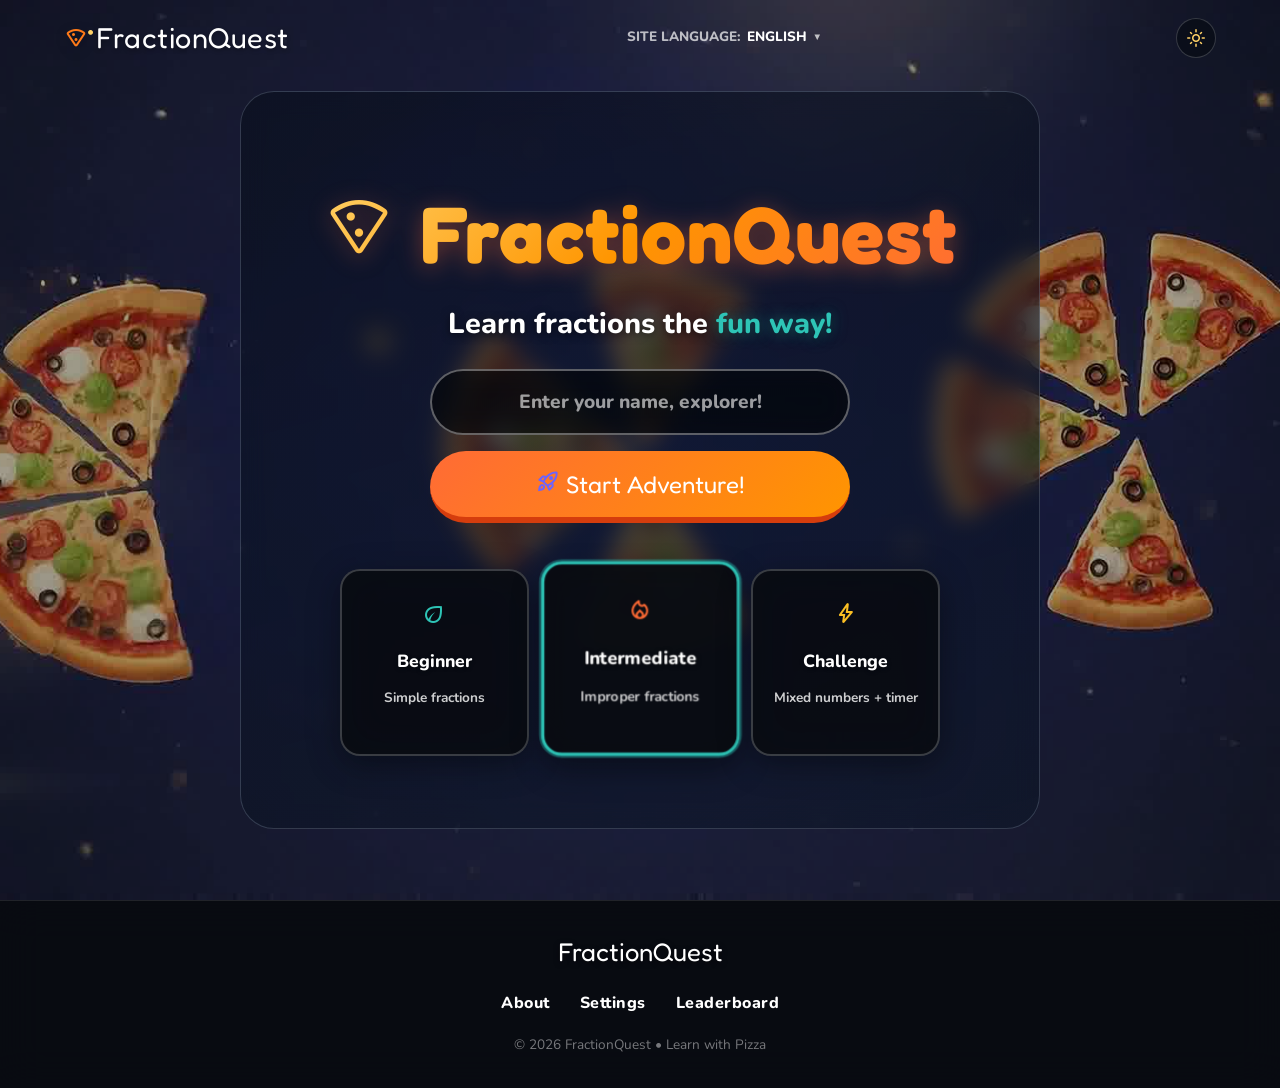
<file: index.html>
<!DOCTYPE html>
<html lang="en">
<head>
  <meta charset="UTF-8" />
  <meta name="viewport" content="width=device-width, initial-scale=1.0"/>
  <link rel="icon" type="image/svg+xml" href="favicon.svg"/>
  <link rel="shortcut icon" href="favicon.svg"/>
  <title>FractionQuest - Learn Fractions the Fun Way!</title>
  <meta name="description" content="FractionQuest is a fun, interactive educational game for kids age 7-14 to learn fractions through pizza-themed visual puzzles, rewards, and challenges."/>
  <link rel="stylesheet" href="styles.css"/>
  <link rel="preconnect" href="https://fonts.googleapis.com"/>
  <link href="https://fonts.googleapis.com/css2?family=Nunito:wght@400;600;700;800;900&family=Fredoka+One&display=swap" rel="stylesheet"/>
  <link rel="stylesheet" href="https://fonts.googleapis.com/css2?family=Material+Symbols+Rounded:opsz,wght,FILL,GRAD@20..48,100..700,0..1,-50..200" />
</head>
<body>

<!-- ===== IMAGE SEQUENCE CANVAS (Background) ===== -->
<canvas id="seq-canvas"></canvas>

<!-- ===== SPLASH / LANDING PAGE ===== -->
<div id="splash-screen" class="screen active landing-page">

  <!-- ============================== -->
  <!-- HEADER SECTION                 -->
  <!-- ============================== -->
  <header class="landing-header">
    <div class="header-container">
      <div class="header-logo" role="button" tabindex="0" aria-label="FractionQuest Home">
        <span class="header-logo-icon" aria-hidden="true">
          <span class="material-symbols-rounded logo-pizza">local_pizza</span>
          <span class="logo-spark">•</span>
        </span>
        <span class="header-logo-text">FractionQuest</span>
      </div>
      <div class="header-lang-selector" id="lang-selector" role="button" tabindex="0" aria-haspopup="listbox" aria-expanded="false">
        <span class="lang-label">SITE LANGUAGE:</span>
        <span class="lang-current" id="lang-current">ENGLISH</span>
        <span class="lang-caret">▼</span>
        <div class="lang-dropdown" id="lang-dropdown" role="listbox" aria-label="Language options">
          <button class="lang-option active" type="button" data-lang="en">English</button>
          <button class="lang-option" type="button" data-lang="hi">हिन्दी (Hindi)</button>
          <button class="lang-option" type="button" data-lang="bn">বাংলা (Bengali)</button>
          <button class="lang-option" type="button" data-lang="mr">मराठी (Marathi)</button>
          <button class="lang-option" type="button" data-lang="ta">தமிழ் (Tamil)</button>
          <div class="lang-note" id="lang-note">UI language is currently fixed to English.</div>
        </div>
      </div>
      <button class="theme-toggle" id="theme-toggle-landing" aria-label="Switch to dark mode" title="Switch theme">
        <span class="material-symbols-rounded theme-icon">dark_mode</span>
      </button>
    </div>
  </header>

  <!-- ============================== -->
  <!-- HERO SECTION with Image Seq    -->
  <!-- ============================== -->
  <section class="hero-section" id="hero-section">

    <div class="hero-content">
      <!-- Pizza Mascot -->
      <div class="mascot-container" id="mascot-container">
        <div class="cheese-swirl"></div>
        <div class="pizza-mascot" id="pizza-mascot">
          <svg viewBox="0 0 200 200" class="mascot-svg" id="mascot-svg">
            <!-- Pizza base -->
            <circle cx="100" cy="100" r="85" fill="#F4A261" stroke="#E76F51" stroke-width="4"/>
            <!-- Crust ring -->
            <circle cx="100" cy="100" r="85" fill="none" stroke="#EDCB96" stroke-width="12" stroke-dasharray="20 10"/>
            <!-- Fraction slices - lines -->
            <line x1="100" y1="15" x2="100" y2="185" stroke="#E76F51" stroke-width="2.5" opacity="0.6"/>
            <line x1="15" y1="100" x2="185" y2="100" stroke="#E76F51" stroke-width="2.5" opacity="0.6"/>
            <line x1="40" y1="40" x2="160" y2="160" stroke="#E76F51" stroke-width="2" opacity="0.4"/>
            <line x1="160" y1="40" x2="40" y2="160" stroke="#E76F51" stroke-width="2" opacity="0.4"/>
            <!-- Toppings -->
            <circle cx="70" cy="65" r="10" fill="#E63946" opacity="0.85"/>
            <circle cx="130" cy="75" r="8" fill="#E63946" opacity="0.85"/>
            <circle cx="90" cy="130" r="9" fill="#E63946" opacity="0.85"/>
            <circle cx="120" cy="50" r="6" fill="#2A9D8F" opacity="0.7"/>
            <circle cx="60" cy="120" r="7" fill="#2A9D8F" opacity="0.7"/>
            <circle cx="140" cy="130" r="6" fill="#2A9D8F" opacity="0.7"/>
            <!-- Eyes -->
            <ellipse cx="75" cy="85" rx="14" ry="16" fill="white"/>
            <ellipse cx="125" cy="85" rx="14" ry="16" fill="white"/>
            <circle cx="78" cy="87" r="7" fill="#1a1a2e" class="mascot-pupil"/>
            <circle cx="128" cy="87" r="7" fill="#1a1a2e" class="mascot-pupil"/>
            <circle cx="80" cy="84" r="3" fill="white"/>
            <circle cx="130" cy="84" r="3" fill="white"/>
            <!-- Smile -->
            <path d="M78 108 Q100 130 122 108" stroke="#1a1a2e" stroke-width="3.5" fill="none" stroke-linecap="round"/>
            <!-- Blush -->
            <ellipse cx="60" cy="105" rx="10" ry="6" fill="#FFB4A2" opacity="0.5"/>
            <ellipse cx="140" cy="105" rx="10" ry="6" fill="#FFB4A2" opacity="0.5"/>
            <!-- Slice glow effects -->
            <circle cx="100" cy="100" r="85" fill="url(#sliceGlow)" opacity="0.3"/>
            <defs>
              <radialGradient id="sliceGlow"><stop offset="0%" stop-color="#FFD166"/><stop offset="100%" stop-color="transparent"/></radialGradient>
            </defs>
          </svg>
        </div>
      </div>

      <!-- Title -->
      <div class="hero-title-wrap">
        <h1 class="hero-title" id="hero-title"><span class="material-symbols-rounded hero-title-icon">local_pizza</span> FractionQuest</h1>
        <p class="hero-subtitle" id="hero-subtitle">Learn fractions the <em>fun way!</em></p>
      </div>

      <!-- Input + CTA -->
      <div class="player-setup" id="player-setup">
        <input type="text" id="player-name" placeholder="Enter your name, explorer!" maxlength="20" autocomplete="off"/>
        <button class="btn-play" id="btn-start"><span class="material-symbols-rounded" style="color:#6c63ff;">rocket_launch</span> Start Adventure!</button>
        <button class="btn-step btn-resume" id="btn-resume" style="display:none"><span class="material-symbols-rounded" style="font-size:16px;">play_circle</span> Resume Game</button>
      </div>

      <!-- Mode Selection Cards -->
      <div class="mode-cards" id="mode-cards">
        <div class="mode-card" data-mode="beginner">
          <div class="mode-glow mode-glow-green"></div>
          <span class="mode-icon"><span class="material-symbols-rounded" style="color:#2ec4b6;">eco</span></span>
          <span class="mode-title">Beginner</span>
          <span class="mode-desc">Simple fractions</span>
        </div>
        <div class="mode-card selected" data-mode="intermediate">
          <div class="mode-glow mode-glow-orange"></div>
          <span class="mode-icon"><span class="material-symbols-rounded" style="color:#ff6b35;">local_fire_department</span></span>
          <span class="mode-title">Intermediate</span>
          <span class="mode-desc">Improper fractions</span>
        </div>
        <div class="mode-card" data-mode="challenge">
          <div class="mode-glow mode-glow-blue"></div>
          <span class="mode-icon"><span class="material-symbols-rounded" style="color:#fbbf24;">bolt</span></span>
          <span class="mode-title">Challenge</span>
          <span class="mode-desc">Mixed numbers + timer</span>
        </div>
      </div>

    </div><!-- end hero-content -->
  </section><!-- end hero-section -->

  <!-- ============================== -->
  <!-- 2️⃣ FOOTER SECTION              -->
  <!-- ============================== -->
  <footer class="site-footer">
    <div class="footer-inner">
      <div class="footer-logo">FractionQuest</div>
      <div class="footer-links">
        <a href="#" id="footer-about">About</a>
        <a href="#" id="footer-settings">Settings</a>
        <a href="#" id="footer-leaderboard">Leaderboard</a>
      </div>
      <div class="footer-copy">© 2026 FractionQuest • Learn with Pizza</div>
    </div>
  </footer>

</div>

<!-- ===== GAME SCREEN ===== -->
<div id="game-screen" class="screen">

  <!-- Header -->
  <header class="game-header">
    <div class="hdr-left">
      <button class="btn-icon" id="btn-home"><span class="material-symbols-rounded">home</span></button>
      <div class="player-info">
        <span class="player-avatar" id="hdr-avatar"><span class="material-symbols-rounded">face_3</span></span>
        <span class="player-name-hdr" id="hdr-name">Player</span>
      </div>
    </div>
    <div class="hdr-center">
      <div class="level-badge">Level <span id="hdr-level">1</span></div>
      <div class="score-display"><span class="material-symbols-rounded" style="color:#ffd166;">star</span> <span id="hdr-score">0</span></div>
    </div>
    <div class="hdr-right">
      <div class="timer-display" id="timer-wrap" style="display:none">
        <span class="material-symbols-rounded" style="font-size:18px;">timer</span> <span id="hdr-timer">60</span>s
      </div>
      <div class="lives-display" id="hdr-lives"></div>
      <button class="theme-toggle" id="theme-toggle-game" aria-label="Switch to dark mode" title="Switch theme">
        <span class="material-symbols-rounded theme-icon">dark_mode</span>
      </button>
    </div>
  </header>

  <!-- Progress Bar -->
  <div class="progress-track">
    <div class="progress-fill" id="progress-fill"></div>
    <span class="progress-label" id="progress-label">Q 1 / 10</span>
  </div>

  <!-- Main Game Area -->
  <main class="game-main">

    <!-- Step Indicator -->
    <div class="step-indicator" id="step-indicator">
      <div class="step active" data-step="1"><span>1</span> See the dividend</div>
      <div class="step" data-step="2"><span>2</span> Overlay divisor</div>
      <div class="step" data-step="3"><span>3</span> Count the groups</div>
      <div class="step" data-step="4"><span>4</span> Answer!</div>
    </div>

    <!-- Question Card -->
    <div class="question-card" id="question-card">
      <div class="question-fraction" id="question-display">
        <span class="frac-big" id="q-dividend">3/4</span>
        <span class="frac-op">÷</span>
        <span class="frac-big" id="q-divisor">1/4</span>
        <span class="frac-op">=</span>
        <span class="frac-big answer-slot" id="q-answer-slot">?</span>
      </div>
      <div class="eli5-badge" id="eli5-text"><span class="material-symbols-rounded" style="font-size:14px;color:#64748b;">menu_book</span> How many <span id="eli5-divisor">1/4</span> pieces fit in <span id="eli5-dividend">3/4</span>?</div>
    </div>

    <!-- Visual Canvas Area -->
    <div class="canvas-container">
      <div class="visual-tabs">
        <button class="vtab active" data-visual="pizza"><span class="material-symbols-rounded" style="color:#ff6b35;">local_pizza</span> Pizza</button>
        <button class="vtab" data-visual="bar"><span class="material-symbols-rounded" style="font-size:16px;color:#1cb0f6;">bar_chart</span> Bar</button>
      </div>

      <div class="canvas-wrap" id="canvas-wrap">
        <canvas id="main-canvas" width="620" height="260"></canvas>
        <div class="canvas-overlay" id="canvas-overlay"></div>
      </div>

      <!-- Draggable Divisor Units -->
      <div class="divisor-tray" id="divisor-tray">
        <p class="tray-label">Drag these <span id="tray-unit-label">units</span> onto the shape!</p>
        <div class="tray-units" id="tray-units"></div>
      </div>
    </div>

    <!-- Controls -->
    <div class="controls-row">
      <button class="btn-hint" id="btn-hint"><span class="material-symbols-rounded" style="font-size:16px;">lightbulb</span> Hint</button>
      <button class="btn-step" id="btn-step-next">Next Step →</button>
      <button class="btn-check" id="btn-check" style="display:none">
        Check Answer
      </button>
    </div>

    <!-- Answer Input -->
    <div class="answer-section" id="answer-section" style="display:none">
      <p class="answer-prompt">How many groups fit? Enter your answer:</p>
      <div class="answer-input-row">
        <input type="number" id="answer-input" min="0" max="99" step="0.5" placeholder="?"/>
        <span class="answer-hint-text" id="answer-hint-text"></span>
      </div>
      <div class="fraction-answer-row" id="fraction-answer-row" style="display:none">
        <label>Remainder as fraction:</label>
        <input type="number" id="ans-num" placeholder="0" min="0" max="9"/>
        <span>/</span>
        <input type="number" id="ans-den" placeholder="1" min="1" max="9"/>
      </div>
      <button class="btn-submit" id="btn-submit">Submit Answer <span class="material-symbols-rounded" style="color:#2ec4b6;">track_changes</span></button>
    </div>

    <!-- Feedback Banner -->
    <div class="feedback-banner" id="feedback-banner" style="display:none">
      <div class="feedback-icon" id="feedback-icon"><span class="material-symbols-rounded">check_circle</span></div>
      <div class="feedback-text" id="feedback-text">Correct!</div>
      <div class="feedback-explanation" id="feedback-explanation"></div>
      <button class="btn-next-q" id="btn-next-q">Next Question →</button>
    </div>

  </main>
</div>

<!-- ===== RESULTS SCREEN ===== -->
<div id="results-screen" class="screen">
  <div class="results-content">
    <div class="results-trophy" id="results-trophy"><span class="material-symbols-rounded" style="color:#fbbf24;">emoji_events</span></div>
    <h2 class="results-title" id="results-title">Round Complete!</h2>
    <div class="results-stats">
      <div class="stat-box">
        <span class="stat-num" id="res-score">0</span>
        <span class="stat-lbl">Score</span>
      </div>
      <div class="stat-box">
        <span class="stat-num" id="res-correct">0/10</span>
        <span class="stat-lbl">Correct</span>
      </div>
      <div class="stat-box">
        <span class="stat-num" id="res-streak">0</span>
        <span class="stat-lbl">Best Streak</span>
      </div>
    </div>
    <div class="badges-earned" id="badges-earned"></div>
    <div class="results-actions">
      <button class="btn-play" id="btn-play-again"><span class="material-symbols-rounded">refresh</span> Play Again</button>
      <button class="btn-leaderboard" id="btn-view-lb"><span class="material-symbols-rounded" style="color:#fbbf24;">emoji_events</span> Leaderboard</button>
      <button class="btn-home-res" id="btn-home-res"><span class="material-symbols-rounded">home</span> Home</button>
    </div>
  </div>
</div>

<!-- ===== LEADERBOARD MODAL ===== -->
<div id="leaderboard-modal" class="modal-overlay" style="display:none">
  <div class="modal-card">
    <button class="modal-close" id="lb-close"><span class="material-symbols-rounded">close</span></button>
    <h2><span class="material-symbols-rounded" style="color:#fbbf24;">emoji_events</span> Leaderboard</h2>
    <div class="lb-tabs">
      <button class="lb-tab active" data-mode="beginner"><span class="material-symbols-rounded" style="font-size:16px;color:#2ec4b6;">eco</span> Beginner</button>
      <button class="lb-tab" data-mode="intermediate"><span class="material-symbols-rounded" style="color:#ff6b35;">local_fire_department</span> Intermediate</button>
      <button class="lb-tab" data-mode="challenge"><span class="material-symbols-rounded" style="color:#fbbf24;">bolt</span> Challenge</button>
    </div>
    <div class="lb-list" id="lb-list">
      <div class="lb-loading">Loading...</div>
    </div>
  </div>
</div>

<!-- ===== HINT MODAL ===== -->
<div id="hint-modal" class="modal-overlay" style="display:none">
  <div class="modal-card hint-card">
    <button class="modal-close" id="hint-close"><span class="material-symbols-rounded">close</span></button>
    <h3><span class="material-symbols-rounded" style="color:var(--c-warning);">lightbulb</span> Hint</h3>
    <div class="hint-body" id="hint-body"></div>
    <canvas id="hint-canvas" width="300" height="150"></canvas>
  </div>
</div>

<!-- ===== BADGE TOAST ===== -->
<div class="badge-toast" id="badge-toast" style="display:none">
  <div class="badge-icon" id="toast-icon"><span class="material-symbols-rounded">military_tech</span></div>
  <div class="badge-msg" id="toast-msg">Badge Earned!</div>
</div>

<!-- ===== ABOUT MODAL ===== -->
<div id="about-modal" class="modal-overlay" style="display:none">
  <div class="modal-card">
    <button class="modal-close" id="about-close"><span class="material-symbols-rounded">close</span></button>
    <h2><span class="material-symbols-rounded" style="color:var(--c-secondary);">info</span> About FractionQuest</h2>
    <div class="modal-body">
      <p><strong>FractionQuest</strong> is an interactive educational journey designed to make learning fraction division fun and intuitive.</p>
      <p>Using visual models like Pizza Slices and Bars, students can "see" the math before they solve it. Perfect for ages 7–14!</p>
      <p>Built with care for curious minds.</p>
    </div>
  </div>
</div>

<!-- ===== SETTINGS MODAL ===== -->
<div id="settings-modal" class="modal-overlay" style="display:none">
  <div class="modal-card">
    <button class="modal-close" id="settings-close"><span class="material-symbols-rounded">close</span></button>
    <h2><span class="material-symbols-rounded" style="color:var(--c-text-muted);">settings</span> Settings</h2>
    <div class="modal-body">
      <div class="setting-item">
        <span>Sound Effects</span>
        <label class="switch"><input type="checkbox" checked><span class="slider"></span></label>
      </div>
      <div class="setting-item">
        <span>Visual Animations</span>
        <label class="switch"><input type="checkbox" checked><span class="slider"></span></label>
      </div>
      <p style="font-size: 0.8rem; color: #888; margin-top: 20px;">v1.2.0 • Made with Pizza</p>
    </div>
  </div>
</div>

<!-- ===== CONFETTI CANVAS ===== -->
<canvas id="confetti-canvas" style="position:fixed;top:0;left:0;pointer-events:none;z-index:9999;width:100%;height:100%"></canvas>

<script src="script.js"></script>
</body>
</html>
</file>
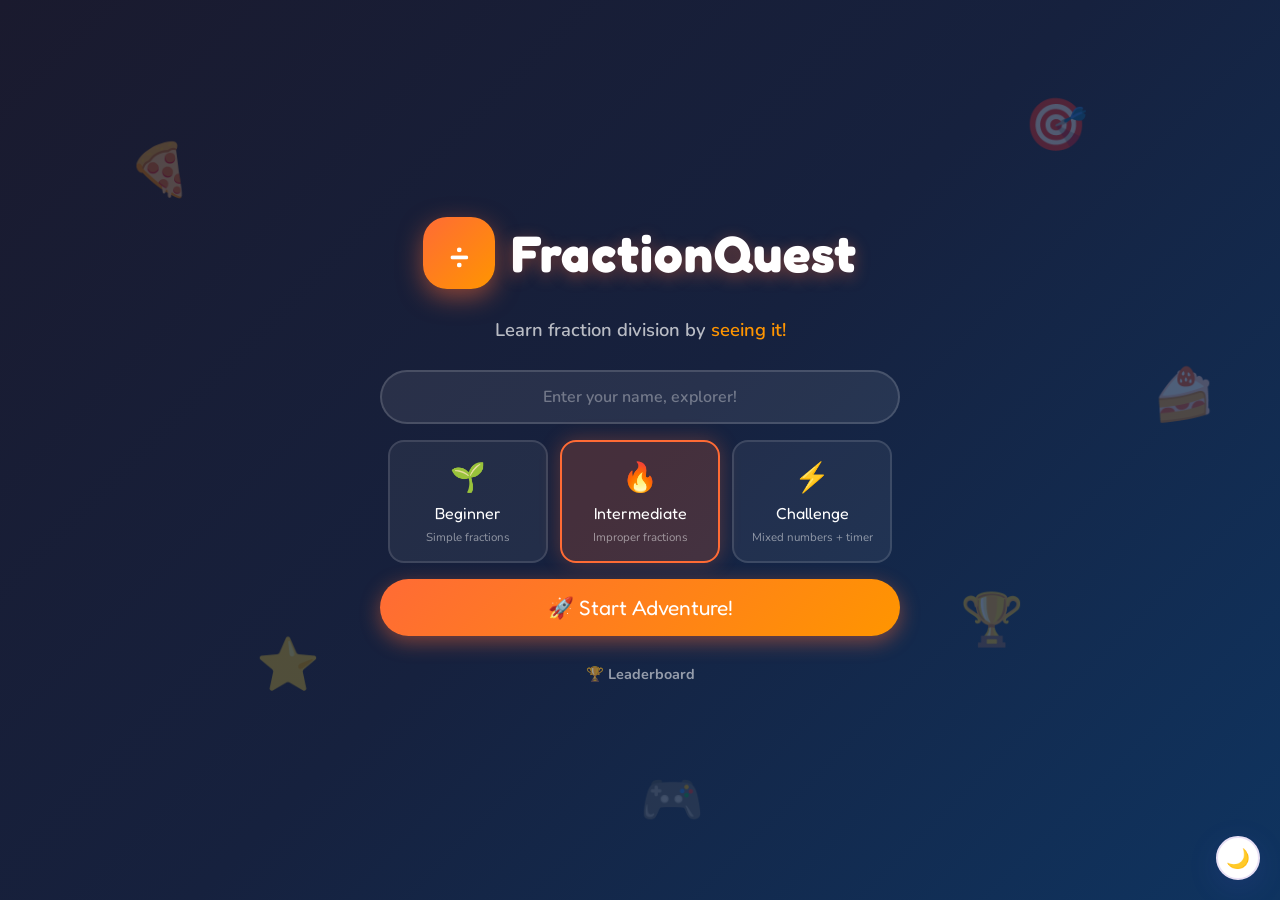
<file: Game/index.html>
<!DOCTYPE html>
<html lang="en">
<head>
  <meta charset="UTF-8" />
  <meta name="viewport" content="width=device-width, initial-scale=1.0"/>
  <title>FractionQuest 🍕 — Learn Division Visually!</title>
  <link rel="stylesheet" href="styles.css"/>
  <link rel="preconnect" href="https://fonts.googleapis.com"/>
  <link href="https://fonts.googleapis.com/css2?family=Nunito:wght@400;600;700;800;900&family=Fredoka+One&display=swap" rel="stylesheet"/>
</head>
<body>

<!-- ===== SPLASH SCREEN ===== -->
<div id="splash-screen" class="screen active">
  <div class="splash-bg">
    <div class="floating-emoji" style="--d:0s;--x:10%;--y:15%">🍕</div>
    <div class="floating-emoji" style="--d:0.5s;--x:80%;--y:10%">🎯</div>
    <div class="floating-emoji" style="--d:1s;--x:20%;--y:70%">⭐</div>
    <div class="floating-emoji" style="--d:1.5s;--x:75%;--y:65%">🏆</div>
    <div class="floating-emoji" style="--d:0.8s;--x:50%;--y:85%">🎮</div>
    <div class="floating-emoji" style="--d:0.3s;--x:90%;--y:40%">🍰</div>
  </div>
  <div class="splash-content">
    <div class="logo-wrap">
      <div class="logo-icon">÷</div>
      <h1 class="logo-text">FractionQuest</h1>
    </div>
    <p class="tagline">Learn fraction division by <em>seeing it!</em></p>
    <div class="player-setup">
      <input type="text" id="player-name" placeholder="Enter your name, explorer!" maxlength="20"/>
      <div class="mode-cards">
        <div class="mode-card" data-mode="beginner">
          <span class="mode-icon">🌱</span>
          <span class="mode-title">Beginner</span>
          <span class="mode-desc">Simple fractions</span>
        </div>
        <div class="mode-card selected" data-mode="intermediate">
          <span class="mode-icon">🔥</span>
          <span class="mode-title">Intermediate</span>
          <span class="mode-desc">Improper fractions</span>
        </div>
        <div class="mode-card" data-mode="challenge">
          <span class="mode-icon">⚡</span>
          <span class="mode-title">Challenge</span>
          <span class="mode-desc">Mixed numbers + timer</span>
        </div>
      </div>
      <button class="btn-play" id="btn-start">🚀 Start Adventure!</button>
    </div>
    <button class="btn-leaderboard" id="btn-show-leaderboard">🏆 Leaderboard</button>
  </div>
</div>

<!-- ===== GAME SCREEN ===== -->
<div id="game-screen" class="screen">

  <!-- Header -->
  <header class="game-header">
    <div class="hdr-left">
      <button class="btn-icon" id="btn-home">🏠</button>
      <div class="player-info">
        <span class="player-avatar" id="hdr-avatar">🧑</span>
        <span class="player-name-hdr" id="hdr-name">Player</span>
      </div>
    </div>
    <div class="hdr-center">
      <div class="level-badge">Level <span id="hdr-level">1</span></div>
      <div class="score-display">⭐ <span id="hdr-score">0</span></div>
    </div>
    <div class="hdr-right">
      <div class="timer-display" id="timer-wrap" style="display:none">
        ⏱ <span id="hdr-timer">60</span>s
      </div>
      <div class="lives-display" id="hdr-lives">❤️❤️❤️</div>
    </div>
  </header>

  <!-- Progress Bar -->
  <div class="progress-track">
    <div class="progress-fill" id="progress-fill"></div>
    <span class="progress-label" id="progress-label">Q 1 / 10</span>
  </div>

  <!-- Main Game Area -->
  <main class="game-main">

    <!-- Step Indicator -->
    <div class="step-indicator" id="step-indicator">
      <div class="step active" data-step="1"><span>1</span> See the dividend</div>
      <div class="step" data-step="2"><span>2</span> Overlay divisor</div>
      <div class="step" data-step="3"><span>3</span> Count the groups</div>
      <div class="step" data-step="4"><span>4</span> Answer!</div>
    </div>

    <!-- Question Card -->
    <div class="question-card" id="question-card">
      <div class="question-fraction" id="question-display">
        <span class="frac-big" id="q-dividend">3/4</span>
        <span class="frac-op">÷</span>
        <span class="frac-big" id="q-divisor">1/4</span>
        <span class="frac-op">=</span>
        <span class="frac-big answer-slot" id="q-answer-slot">?</span>
      </div>
      <div class="eli5-badge" id="eli5-text">📖 How many <span id="eli5-divisor">1/4</span> pieces fit in <span id="eli5-dividend">3/4</span>?</div>
    </div>

    <!-- Visual Canvas Area -->
    <div class="canvas-container">
      <div class="visual-tabs">
        <button class="vtab active" data-visual="pizza">🍕 Pizza</button>
        <button class="vtab" data-visual="bar">📊 Bar</button>
      </div>

      <div class="canvas-wrap" id="canvas-wrap">
        <canvas id="main-canvas" width="620" height="260"></canvas>
        <div class="canvas-overlay" id="canvas-overlay"></div>
      </div>

      <!-- Draggable Divisor Units -->
      <div class="divisor-tray" id="divisor-tray">
        <p class="tray-label">Drag these <span id="tray-unit-label">units</span> onto the shape!</p>
        <div class="tray-units" id="tray-units"></div>
      </div>
    </div>

    <!-- Controls -->
    <div class="controls-row">
      <button class="btn-hint" id="btn-hint">💡 Hint</button>
      <button class="btn-step" id="btn-step-next">Next Step →</button>
      <button class="btn-check" id="btn-check" style="display:none">
        ✅ Check Answer
      </button>
    </div>

    <!-- Answer Input -->
    <div class="answer-section" id="answer-section" style="display:none">
      <p class="answer-prompt">How many groups fit? Enter your answer:</p>
      <div class="answer-input-row">
        <input type="number" id="answer-input" min="0" max="99" step="0.5" placeholder="?"/>
        <span class="answer-hint-text" id="answer-hint-text"></span>
      </div>
      <div class="fraction-answer-row" id="fraction-answer-row" style="display:none">
        <label>Remainder as fraction:</label>
        <input type="number" id="ans-num" placeholder="0" min="0" max="9"/>
        <span>/</span>
        <input type="number" id="ans-den" placeholder="1" min="1" max="9"/>
      </div>
      <button class="btn-submit" id="btn-submit">Submit Answer 🎯</button>
    </div>

    <!-- Feedback Banner -->
    <div class="feedback-banner" id="feedback-banner" style="display:none">
      <div class="feedback-icon" id="feedback-icon">✅</div>
      <div class="feedback-text" id="feedback-text">Correct!</div>
      <div class="feedback-explanation" id="feedback-explanation"></div>
      <button class="btn-next-q" id="btn-next-q">Next Question →</button>
    </div>

  </main>
</div>

<!-- ===== RESULTS SCREEN ===== -->
<div id="results-screen" class="screen">
  <div class="results-content">
    <div class="results-trophy" id="results-trophy">🏆</div>
    <h2 class="results-title" id="results-title">Round Complete!</h2>
    <div class="results-stats">
      <div class="stat-box">
        <span class="stat-num" id="res-score">0</span>
        <span class="stat-lbl">Score</span>
      </div>
      <div class="stat-box">
        <span class="stat-num" id="res-correct">0/10</span>
        <span class="stat-lbl">Correct</span>
      </div>
      <div class="stat-box">
        <span class="stat-num" id="res-streak">0</span>
        <span class="stat-lbl">Best Streak</span>
      </div>
    </div>
    <div class="badges-earned" id="badges-earned"></div>
    <div class="results-actions">
      <button class="btn-play" id="btn-play-again">🔄 Play Again</button>
      <button class="btn-leaderboard" id="btn-view-lb">🏆 Leaderboard</button>
      <button class="btn-home-res" id="btn-home-res">🏠 Home</button>
    </div>
  </div>
</div>

<!-- ===== LEADERBOARD MODAL ===== -->
<div id="leaderboard-modal" class="modal-overlay" style="display:none">
  <div class="modal-card">
    <button class="modal-close" id="lb-close">✕</button>
    <h2>🏆 Leaderboard</h2>
    <div class="lb-tabs">
      <button class="lb-tab active" data-mode="beginner">🌱 Beginner</button>
      <button class="lb-tab" data-mode="intermediate">🔥 Intermediate</button>
      <button class="lb-tab" data-mode="challenge">⚡ Challenge</button>
    </div>
    <div class="lb-list" id="lb-list">
      <div class="lb-loading">Loading...</div>
    </div>
  </div>
</div>

<!-- ===== HINT MODAL ===== -->
<div id="hint-modal" class="modal-overlay" style="display:none">
  <div class="modal-card hint-card">
    <button class="modal-close" id="hint-close">✕</button>
    <h3>💡 Hint</h3>
    <div class="hint-body" id="hint-body"></div>
    <canvas id="hint-canvas" width="300" height="150"></canvas>
  </div>
</div>

<!-- ===== BADGE TOAST ===== -->
<div class="badge-toast" id="badge-toast" style="display:none">
  <div class="badge-icon" id="toast-icon">🏅</div>
  <div class="badge-msg" id="toast-msg">Badge Earned!</div>
</div>

<!-- ===== CONFETTI CANVAS ===== -->
<canvas id="confetti-canvas" style="position:fixed;top:0;left:0;pointer-events:none;z-index:9999;width:100%;height:100%"></canvas>

<script src="script.js"></script>
</body>
</html>
</file>
<file: styles.css>
/* ============================================================
   FractionQuest — styles.css
   Modern EdTech Animated Landing Page + Game UI
   Professional Design with Theme Support
   ============================================================ */

/* ---- TOKENS & RESET ---- */
:root {
  --c-bg-page:   #ffffff;
  --c-bg-card:   #ffffff;
  --c-text-main: #1a1a2e;
  --c-text-muted:#64748b;
  --c-border:    #e2e8f0;
  --c-surface-soft:#f8fafc;
  --c-bg-hero:   linear-gradient(135deg, #101b3b 0%, #1e1138 50%, #0d2847 100%);
  --c-primary:   #FF6B35;
  --c-primary2:  #FF9500;
  --c-secondary: #6C63FF;
  --c-success:   #2EC4B6;
  --c-danger:    #E63946;
  --c-warning:   #FFD166;
  --r-card:      24px;
  --shadow:      0 8px 32px rgba(0, 0, 0, 0.08);
  --font-main:   'Nunito', sans-serif;
  --font-display:'Fredoka One', cursive;
}

.dark-theme {
  --c-bg-page:   #0d1117;
  --c-bg-card:   #161b22;
  --c-text-main: #f0f6fc;
  --c-text-muted:#8b949e;
  --c-border:    #30363d;
  --c-surface-soft:#0d1117;
  --shadow:      0 12px 40px rgba(0, 0, 0, 0.4);
}

*, *::before, *::after { box-sizing: border-box; margin: 0; padding: 0; }
html { scroll-behavior: smooth; }
body {
  font-family: var(--font-main);
  background: var(--c-bg-page);
  color: var(--c-text-main);
  min-height: 100vh;
  overflow-x: hidden;
  transition: background 0.3s, color 0.3s;
  line-height: 1.5;
}

/* Image Sequence Canvas */
#seq-canvas {
  position: fixed; top: 0; left: 0; width: 100%; height: 100%; z-index: 0;
  object-fit: cover; pointer-events: none;
}

/* Screens */
.screen { display: none; min-height: 100vh; position: relative; z-index: 10; width: 100%; }
.screen.active { display: flex; flex-direction: column; }

/* ============================================================
   0️⃣ HEADER SECTION
   ============================================================ */
.landing-header {
  position: absolute; top: 0; left: 0; width: 100%;
  z-index: 100; padding: 16px 0;
}
.header-container {
  max-width: 1200px; margin: 0 auto; padding: 0 24px;
  display: flex; justify-content: space-between; align-items: center;
}
.header-logo { display: flex; align-items: center; gap: 8px; cursor: pointer; user-select: none; }
.header-logo-icon { position: relative; display: inline-flex; align-items: center; justify-content: center; font-size: 2.2rem; filter: drop-shadow(0 4px 6px rgba(0,0,0,0.3)); animation: logoFloat 3s ease-in-out infinite; }
@keyframes logoFloat { 0%, 100% { transform: translateY(0); } 50% { transform: translateY(-5px); } }
.logo-pizza { color:#ff7a18; animation: logoSpinPulse 5.5s ease-in-out infinite; }
.logo-spark { position:absolute; right:-6px; top:-4px; font-size:0.85rem; color:#ffd166; animation: sparkTwinkle 1.8s ease-in-out infinite; }
.header-logo:hover .logo-pizza { transform: scale(1.07) rotate(-8deg); }
@keyframes logoSpinPulse { 0%,100%{ transform: rotate(0deg) scale(1);} 30%{ transform: rotate(12deg) scale(1.06);} 60%{ transform: rotate(-8deg) scale(0.98);} }
@keyframes sparkTwinkle { 0%,100%{ opacity:0.4; transform: translateY(0) scale(0.9);} 50%{ opacity:1; transform: translateY(-2px) scale(1.1);} }
.header-logo-text { font-family: var(--font-display); font-size: 1.8rem; color: #fff; letter-spacing: 0.5px; text-shadow: 0 2px 4px rgba(0,0,0,0.3); }

.header-lang-selector {
  position: relative; display: flex; align-items: center; gap: 6px;
  color: rgba(255,255,255,0.7); font-size: 0.85rem; font-weight: 800; cursor: pointer;
  padding: 8px 16px; border-radius: 50px; transition: all 0.2s;
}
.header-lang-selector:hover { background: rgba(255,255,255,0.1); color: #fff; }
.lang-label { text-transform: uppercase; }
.lang-current { color: #fff; }
.lang-caret { font-size: 0.6rem; transition: transform 0.2s; }
.header-lang-selector.open .lang-caret { transform: rotate(180deg); }

.lang-dropdown {
  position: absolute; top: 100%; right: 0; margin-top: 8px;
  background: var(--c-bg-card); border-radius: 16px; width: 200px;
  box-shadow: var(--shadow); display: none; flex-direction: column;
  padding: 8px 0; z-index: 1000; border: 1px solid var(--c-border);
}
.header-lang-selector.open .lang-dropdown { display: flex; animation: fadeUp 0.2s ease-out; }
@keyframes fadeUp { from { opacity: 0; transform: translateY(10px); } to { opacity: 1; transform: translateY(0); } }
.lang-option { padding: 12px 20px; color: var(--c-text-main); font-family: var(--font-main); font-size: 1rem; font-weight: 700; transition: background 0.2s; text-align: left; border:0; background:transparent; cursor:pointer; width:100%; }
.lang-option:hover:not(.disabled) { background: var(--c-surface-soft); }
.lang-option.active { color: var(--c-primary); background: var(--c-bg-page); }
.lang-option.disabled { opacity: 0.5; cursor: not-allowed; }
.lang-note { padding: 8px 20px 10px; font-size: 0.76rem; color: var(--c-text-muted); border-top: 1px solid var(--c-border); }

.theme-toggle {
  background: rgba(255,255,255,0.1); border: none; width: 40px; height: 40px; border-radius: 50%; color: #fff;
  cursor: pointer; display: flex; align-items: center; justify-content: center; transition: all 0.2s; margin-left:16px;
}
.theme-toggle:hover { background: rgba(255,255,255,0.2); transform: scale(1.1); }
.dark-theme .theme-toggle { background: rgba(0,0,0,0.3); color: var(--c-warning); }

/* Header behavior overrides */
.logo-pizza { color:#ff7a18; animation: logoSpinPulse 5.5s ease-in-out infinite; }
.logo-spark { position:absolute; right:-6px; top:-4px; font-size:0.85rem; color:#ffd166; animation: sparkTwinkle 1.8s ease-in-out infinite; }
.header-logo:hover .logo-pizza { transform: scale(1.07) rotate(-8deg); }
@keyframes logoSpinPulse { 0%,100%{ transform: rotate(0deg) scale(1);} 30%{ transform: rotate(12deg) scale(1.06);} 60%{ transform: rotate(-8deg) scale(0.98);} }
@keyframes sparkTwinkle { 0%,100%{ opacity:0.4; transform: translateY(0) scale(0.9);} 50%{ opacity:1; transform: translateY(-2px) scale(1.1);} }

.lang-dropdown { width: 230px; }
.lang-option { border: 0; background: transparent; cursor: pointer; width: 100%; }
.lang-note { padding: 8px 20px 10px; font-size: 0.76rem; color: var(--c-text-muted); border-top: 1px solid var(--c-border); }

.theme-toggle .material-symbols-rounded { font-size: 20px; line-height: 1; }
.theme-toggle .theme-icon { display:block; }

/* ============================================================
   1️⃣ HERO SECTION (Landing Page)
   ============================================================ */
.landing-page { position: relative; }
.hero-section { position: relative; min-height: 100vh; display: flex; flex-direction: column; align-items: center; justify-content: center; padding: 80px 20px 60px; overflow: hidden; }
.hero-bg { position: absolute; inset: 0; pointer-events: none; z-index: 1; }
.floating-emoji { position: absolute; left: var(--x); top: var(--y); font-size: calc(2.2rem * var(--s)); animation: floatBob 5s ease-in-out infinite; animation-delay: var(--d); opacity: 0.5; }
@keyframes floatBob { 0%, 100% { transform: translateY(0) rotate(-5deg); } 50% { transform: translateY(-30px) rotate(5deg); } }

.hero-content { position: relative; z-index: 10; display: flex; flex-direction: column; align-items: center; gap: 32px; max-width: 800px; width: 100%; text-align: center; }
.hero-title { font-family: var(--font-display); font-size: clamp(3rem, 8vw, 5rem); background: linear-gradient(135deg, #FFD166, #FF9500, #FF6B35); -webkit-background-clip: text; background-clip: text; -webkit-text-fill-color: transparent; filter: drop-shadow(0 4px 12px rgba(255, 107, 53, 0.4)); letter-spacing: 1px; margin-bottom: 8px; }
.hero-subtitle { font-size: clamp(1.2rem, 3vw, 1.8rem); color: #fff; font-weight: 800; text-shadow: 0 2px 8px rgba(0,0,0,0.6); }
.hero-subtitle em { color: var(--c-success); font-style: normal; text-shadow: 0 0 15px rgba(46,196,182,0.5), 0 2px 8px rgba(0,0,0,0.5); }

.player-setup { display: flex; flex-direction: column; gap: 16px; width: 100%; max-width: 420px; }
#player-name { width: 100%; padding: 18px 24px; border: 2px solid rgba(255,255,255,0.35); border-radius: 50px; background: rgba(0,0,0,0.5); color: #fff; font-family: var(--font-main); font-size: 1.2rem; font-weight: 800; text-align: center; outline: none; transition: 0.3s; backdrop-filter: blur(12px); }
#player-name::placeholder { color: rgba(255,255,255,0.6); }
#player-name:focus { border-color: var(--c-primary2); background: rgba(0,0,0,0.65); box-shadow: 0 0 20px rgba(255,149,0,0.3); }

.btn-play { width: 100%; padding: 18px 40px; background: linear-gradient(135deg, var(--c-primary), var(--c-primary2)); color: #fff; border: none; border-radius: 50px; border-bottom: 6px solid #d53d0d; font-family: var(--font-display); font-size: 1.5rem; cursor: pointer; transition: all 0.1s; }
.btn-play:active { border-bottom-width: 0; transform: translateY(6px); margin-bottom: 6px; }

.mode-cards { display: flex; gap: 16px; width: 100%; max-width: 600px; margin-top: 10px; }
.mode-card { flex: 1; background: rgba(10,12,18,0.88); border: 2px solid rgba(255,255,255,0.18); border-radius: 24px; padding: 24px 16px; cursor: pointer; transition: 0.2s; display: flex; flex-direction: column; align-items: center; gap: 8px; text-align: center; color: #fff; backdrop-filter: blur(20px); box-shadow: 0 8px 32px rgba(0,0,0,0.4); }
.mode-card:hover { transform: translateY(-5px); background: rgba(10,12,18,0.92); border-color: rgba(255,255,255,0.35); box-shadow: 0 12px 40px rgba(0,0,0,0.5); }
.mode-card.selected { border-width:3px; border-color: var(--c-success); background: rgba(10,12,18,0.92); box-shadow: 0 0 30px rgba(46,196,182,0.3), 0 8px 32px rgba(0,0,0,0.4); }
.mode-title { font-weight: 800; font-size: 1.1rem; text-shadow: 0 1px 4px rgba(0,0,0,0.4); }
.mode-desc { font-size: 0.85rem; opacity: 0.8; font-weight: 700; }

/* ============================================================
   GAME SCREEN
   ============================================================ */
#game-screen.active { background: var(--c-bg-page); z-index: 50; }
#results-screen.active { background: linear-gradient(135deg, #101b3b 0%, #1e1138 50%, #0d2847 100%); z-index: 50; color: #fff; }
.game-header { background: var(--c-bg-card); border-bottom: 2px solid var(--c-border); padding: 12px 24px; display: flex; justify-content: space-between; align-items: center; z-index: 100; height: 75px; }
.hdr-left, .hdr-center, .hdr-right { display: flex; align-items: center; gap: 12px; }
.btn-icon { background: var(--c-surface-soft); border: 2px solid var(--c-border); width: 44px; height: 44px; border-radius: 12px; cursor: pointer; color: var(--c-text-main); display: flex; align-items: center; justify-content: center; transition: 0.2s; }
.btn-icon:hover { transform: translateY(-2px); border-color: var(--c-secondary); }
.player-info { display: flex; align-items: center; gap: 10px; }
.player-name-hdr { font-weight: 900; font-size: 1.1rem; color: var(--c-text-main); }
.level-badge { background: var(--c-secondary); color: #fff; padding: 6px 14px; border-radius: 50px; font-weight: 800; font-size: 0.9rem; }
.score-display { font-family: var(--font-display); font-size: 1.4rem; color: var(--c-text-main); display: flex; align-items: center; gap: 6px; }

.game-main { flex: 1; padding: 24px; display: flex; flex-direction: column; gap: 20px; max-width: 800px; margin: 0 auto; width: 100%; }
.question-card { background: var(--c-bg-card); border-radius: var(--r-card); padding: 40px; box-shadow: var(--shadow); border: 2px solid var(--c-border); display: flex; flex-direction: column; gap: 24px; align-items: center; justify-content: center; width: 100%; }
.frac-big { font-family: var(--font-display); font-size: 3rem; color: var(--c-secondary); background: var(--c-surface-soft); padding: 12px 28px; border-radius: 20px; border: 3px solid var(--c-border); text-align: center; min-width: 100px; }
.answer-slot { background: #fff8eb; color: var(--c-primary); }
.dark-theme .answer-slot { background: #2d241c; }
.answer-slot.filled { background: #ecfdf5; color: var(--c-success); }
.dark-theme .answer-slot.filled { background: #1a2e24; }
.eli5-badge { font-size: 1.05rem; font-weight: 800; color: var(--c-text-muted); background: var(--c-surface-soft); border-radius: 50px; padding: 14px 32px; border: 2px solid var(--c-border); display: flex; align-items: center; justify-content: center; gap: 12px; margin-top: 10px; width: fit-content; }

/* Canvas & Trays */
.canvas-container { background: var(--c-bg-card); border-radius: var(--r-card); border: 2px solid var(--c-border); overflow: hidden; display: flex; flex-direction: column; }
.visual-tabs { display: flex; border-bottom: 2px solid var(--c-border); background: var(--c-surface-soft); }
.vtab { flex: 1; padding: 12px; border: none; background: transparent; font-family: var(--font-main); font-weight: 800; font-size: 1rem; cursor: pointer; color: var(--c-text-muted); transition: 0.2s; display: flex; align-items: center; justify-content: center; gap: 8px; }
.vtab.active { color: var(--c-secondary); background: var(--c-bg-card); box-shadow: inset 0 -3px 0 var(--c-secondary); }
#main-canvas { width: 100%; height: 320px; background: var(--c-bg-card); cursor: crosshair; }
.tray-area { background: var(--c-surface-soft); padding: 20px; border-top: 2px solid var(--c-border); text-align: center; }
.tray-units { display: flex; gap: 10px; flex-wrap: wrap; justify-content: center; margin-top: 12px; }
.unit-chip { padding: 12px 20px; background: var(--c-secondary); color: #fff; border-radius: 50px; font-weight: 900; cursor: grab; transition: 0.2s; box-shadow: 0 4px 0 #5247db; user-select: none; }
.unit-chip:hover { transform: translateY(-2px); filter: brightness(1.1); }
.unit-chip.placed { opacity: 0.3; pointer-events: none; transform: scale(0.9); }

/* Results */
#results-screen.active { background: var(--c-bg-hero); display: flex; align-items: center; justify-content: center; color: #fff; }
.results-content { max-width: 600px; width: 100%; padding: 40px; display: flex; flex-direction: column; align-items: center; gap: 32px; background: rgba(255,255,255,0.05); border: 1px solid rgba(255,255,255,0.1); border-radius: 40px; backdrop-filter: blur(20px); }
.results-title { font-family: var(--font-display); font-size: 3rem; }
.stat-box { background: rgba(255,255,255,0.1); padding: 24px; border-radius: 24px; flex: 1; text-align: center; }
.stat-num { font-family: var(--font-display); font-size: 2.8rem; color: var(--c-warning); }

/* Modals */
.modal-overlay { position: fixed; inset: 0; z-index: 2000; background: rgba(0,0,0,0.6); display: flex; align-items: center; justify-content: center; padding: 20px; backdrop-filter: blur(8px); }
.modal-card { background: var(--c-bg-card); border-radius: var(--r-card); padding: 40px; max-width: 500px; width: 100%; position: relative; color: var(--c-text-main); box-shadow: var(--shadow); border: 1px solid var(--c-border); animation: popIn 0.3s cubic-bezier(0.34,1.56,0.64,1) both; }
.modal-close { position: absolute; top: 20px; right: 20px; background: var(--c-surface-soft); border: none; width: 36px; height: 36px; border-radius: 50%; display: flex; align-items: center; justify-content: center; cursor: pointer; color: var(--c-text-muted); }
.modal-close:hover { background: var(--c-border); color: var(--c-text-main); }
.modal-body { margin-top: 10px; line-height: 1.6; font-weight: 700; color: var(--c-text-muted); }

/* Switch for Settings */
.setting-item { display: flex; justify-content: space-between; align-items: center; padding: 12px 0; border-bottom: 1px solid var(--c-border); }
.switch { position: relative; display: inline-block; width: 50px; height: 26px; }
.switch input { opacity: 0; width: 0; height: 0; }
.slider { position: absolute; cursor: pointer; inset: 0; background-color: var(--c-border); transition: .4s; border-radius: 34px; }
.slider:before { position: absolute; content: ""; height: 18px; width: 18px; left: 4px; bottom: 4px; background-color: white; transition: .4s; border-radius: 50%; }
input:checked + .slider { background-color: var(--c-success); }
input:checked + .slider:before { transform: translateX(24px); }

/* Animation Utilities */
@keyframes popIn { from { transform: scale(0.8); opacity: 0; } to { transform: scale(1); opacity: 1; } }
@keyframes fadeIn { from { opacity: 0; transform: translateY(10px); } to { opacity: 1; transform: translateY(0); } }

/* Footer */
.site-footer { background: rgba(8,10,16,0.92); padding: 32px 20px; border-top: 1px solid rgba(255,255,255,0.08); color: rgba(255,255,255,0.6); backdrop-filter: blur(20px); width: 100%; position: relative; z-index: 20; flex-shrink: 0; }
.footer-inner { max-width: 1000px; margin: 0 auto; display: flex; flex-direction: column; align-items: center; gap: 20px; }
.footer-logo { font-family: var(--font-display); font-size: 1.6rem; color: #fff; text-shadow: 0 2px 6px rgba(0,0,0,0.4); }
.footer-links { display: flex; gap: 30px; letter-spacing: 0.5px; }
.footer-links a { color: #fff; text-decoration: none; font-weight: 800; cursor: pointer; transition: color 0.2s; }
.footer-links a:hover { color: var(--c-warning); }
.footer-copy { color: rgba(255,255,255,0.4); font-size: 0.85rem; }

@media (max-width: 768px) {
  .hero-title { font-size: 3.5rem; }
  .mode-cards { flex-direction: column; }
  .game-header { padding: 10px 16px; }
  .player-name-hdr { display: none; }
}






/* ===== Functional UI Fixes ===== */
.controls-row {
  display: flex;
  gap: 12px;
  justify-content: center;
  align-items: center;
  flex-wrap: wrap;
}
.btn-hint,
.btn-step,
.btn-check,
.btn-submit,
.btn-next-q,
.btn-home-res,
.btn-leaderboard {
  border: 0;
  border-radius: 14px;
  padding: 10px 16px;
  font-family: var(--font-main);
  font-weight: 800;
  font-size: 0.95rem;
  cursor: pointer;
  transition: transform 0.2s ease, box-shadow 0.2s ease, filter 0.2s ease;
}
.btn-hint {
  background: linear-gradient(135deg, #ffd166, #ffb703);
  color: #2b1f00;
}
.btn-step,
.btn-check,
.btn-submit,
.btn-next-q,
.btn-leaderboard {
  background: linear-gradient(135deg, #6c63ff, #4f46e5);
  color: #fff;
}
.btn-home-res {
  background: #1f2937;
  color: #fff;
}
.btn-hint:hover,
.btn-step:hover,
.btn-check:hover,
.btn-submit:hover,
.btn-next-q:hover,
.btn-home-res:hover,
.btn-leaderboard:hover {
  transform: translateY(-2px);
  box-shadow: 0 8px 20px rgba(0,0,0,0.25);
  filter: brightness(1.05);
}

.mode-card {
  cursor: pointer;
  border: 2px solid rgba(255,255,255,0.2);
}
.mode-card * {
  pointer-events: none;
}
.mode-card.selected {
  border-color: #2ec4b6;
  box-shadow: 0 0 0 2px rgba(46,196,182,0.4), 0 14px 30px rgba(0,0,0,0.4);
  transform: translateY(-3px) scale(1.03);
}

/* Make theme changes clearly visible */
body:not(.dark-theme) .hero-content {
  background: rgba(255,255,255,0.68);
  backdrop-filter: blur(16px);
  border: 1px solid rgba(255,255,255,0.85);
}
body:not(.dark-theme) #player-name {
  background: rgba(255,255,255,0.82);
  color: #0f172a;
  border-color: rgba(15,23,42,0.16);
}
body:not(.dark-theme) #player-name::placeholder {
  color: #64748b;
}
body:not(.dark-theme) .mode-card {
  background: rgba(255,255,255,0.82);
  color: #0f172a;
  border-color: rgba(15,23,42,0.12);
}
body:not(.dark-theme) .mode-title,
body:not(.dark-theme) .mode-desc {
  color: #0f172a;
  text-shadow: none;
}
body.dark-theme .hero-content {
  background: rgba(10,12,18,0.72);
}

/* ===== Light Mode Splash Polish ===== */
body:not(.dark-theme) .hero-content {
  border-radius: 32px;
  background: linear-gradient(160deg, rgba(255,255,255,0.92) 0%, rgba(245,249,255,0.9) 100%);
  border: 1px solid rgba(255,255,255,0.95);
  box-shadow: 0 18px 46px rgba(15, 23, 42, 0.16);
  padding: 36px 34px;
}
body:not(.dark-theme) .hero-title {
  text-shadow: 0 6px 14px rgba(255, 122, 24, 0.25);
}
body:not(.dark-theme) .hero-subtitle {
  color: #0f172a;
  text-shadow: none;
}
body:not(.dark-theme) .hero-subtitle em {
  color: #0ea5e9;
  text-shadow: none;
}
body:not(.dark-theme) #player-name {
  border-radius: 999px;
  border: 1px solid rgba(15,23,42,0.12);
  background: #ffffff;
  box-shadow: inset 0 1px 1px rgba(15,23,42,0.05);
}
body:not(.dark-theme) .btn-play {
  box-shadow: 0 10px 22px rgba(255, 122, 24, 0.35);
}
body:not(.dark-theme) .mode-card {
  border-radius: 20px;
  background: #ffffff;
  border: 1px solid rgba(15,23,42,0.1);
  box-shadow: 0 8px 20px rgba(15,23,42,0.14);
}
body:not(.dark-theme) .mode-card.selected {
  border: 2px solid #2ec4b6;
  box-shadow: 0 0 0 3px rgba(46,196,182,0.2), 0 12px 28px rgba(15,23,42,0.2);
}
body:not(.dark-theme) .mode-title {
  color: #0f172a;
  text-shadow: none;
}
body:not(.dark-theme) .mode-desc {
  color: #475569;
  text-shadow: none;
}

@media (max-width: 768px) {
  body:not(.dark-theme) .hero-content {
    border-radius: 24px;
    padding: 26px 16px;
  }
}

/* ===== Shared Transparency + Rounded Card (Light & Dark) ===== */
.hero-content {
  border-radius: 32px !important;
}
body:not(.dark-theme) .hero-content {
  background: linear-gradient(160deg, rgba(255,255,255,0.62) 0%, rgba(245,249,255,0.56) 100%) !important;
  border: 1px solid rgba(255,255,255,0.62) !important;
  backdrop-filter: blur(14px) saturate(1.08) !important;
}
body.dark-theme .hero-content {
  border-radius: 32px !important;
  background: linear-gradient(160deg, rgba(10,12,18,0.62) 0%, rgba(17,24,39,0.58) 100%) !important;
  border: 1px solid rgba(148,163,184,0.22) !important;
  backdrop-filter: blur(14px) saturate(1.04) !important;
}

@media (max-width: 768px) {
  .hero-content {
    border-radius: 24px !important;
  }
}


/* ===== Game UI Components Alignment & Styling ===== */

/* Progress Bar */
.progress-track {
  width: 100%;
  height: 12px;
  background: var(--c-surface-soft);
  border-radius: 6px;
  margin-bottom: 10px;
  position: relative;
  overflow: hidden;
  border: 1px solid var(--c-border);
}
.progress-fill {
  height: 100%;
  background: linear-gradient(90deg, var(--c-secondary), var(--c-success));
  width: 0%;
  transition: width 0.4s cubic-bezier(0.34, 1.56, 0.64, 1);
}
.progress-label {
  position: absolute;
  right: 0;
  top: -20px;
  font-size: 0.75rem;
  font-weight: 800;
  color: var(--c-text-muted);
}

/* Step Indicator */
.step-indicator {
  display: flex;
  justify-content: space-between;
  gap: 10px;
  margin-bottom: 20px;
}
.step {
  flex: 1;
  display: flex;
  align-items: center;
  gap: 8px;
  padding: 10px 14px;
  background: var(--c-surface-soft);
  border: 1px solid var(--c-border);
  border-radius: 12px;
  font-size: 0.85rem;
  font-weight: 700;
  color: var(--c-text-muted);
  transition: all 0.3s ease;
  opacity: 0.6;
}
.step.active {
  background: var(--c-bg-card);
  border-color: var(--c-secondary);
  color: var(--c-secondary);
  opacity: 1;
  box-shadow: 0 4px 12px rgba(108, 99, 255, 0.15);
}
.step span {
  display: flex;
  align-items: center;
  justify-content: center;
  width: 20px;
  height: 20px;
  background: var(--c-border);
  color: var(--c-text-muted);
  border-radius: 50%;
  font-size: 0.7rem;
}
.step.active span {
  background: var(--c-secondary);
  color: #fff;
}

/* Question Fraction */
.question-fraction {
  display: flex;
  align-items: center;
  justify-content: center;
  gap: 20px;
  margin-bottom: 15px;
  width: 100%;
}
.frac-op {
  font-family: var(--font-display);
  font-size: 2.2rem;
  color: var(--c-text-muted);
  width: 40px;
  text-align: center;
}

/* Answer Section */
.answer-section {
  display: flex;
  flex-direction: column;
  align-items: center;
  gap: 24px;
  padding: 32px;
  background: var(--c-bg-card);
  border-radius: var(--r-card);
  border: 1px solid var(--c-border);
  box-shadow: var(--shadow);
  margin-top: 20px;
  animation: fadeIn 0.4s ease-out;
  width: 100%;
}
.answer-prompt {
  font-weight: 800;
  color: var(--c-text-main);
}
.answer-input-row {
  display: flex;
  align-items: center;
  gap: 12px;
}
#answer-input {
  width: 80px;
  padding: 12px;
  border-radius: 12px;
  border: 2px solid var(--c-border);
  text-align: center;
  font-family: var(--font-display);
  font-size: 1.5rem;
  outline: none;
}
#answer-input:focus {
  border-color: var(--c-secondary);
}
.fraction-answer-row {
  display: flex;
  align-items: center;
  gap: 8px;
  font-weight: 700;
  color: var(--c-text-muted);
}
.fraction-answer-row input {
  width: 50px;
  padding: 8px;
  border-radius: 8px;
  border: 1px solid var(--c-border);
  text-align: center;
}

/* Feedback Banner */
.feedback-banner {
  display: flex;
  flex-direction: column;
  align-items: center;
  gap: 12px;
  padding: 20px;
  border-radius: var(--r-card);
  margin-top: 20px;
  text-align: center;
  animation: popIn 0.3s cubic-bezier(0.34, 1.56, 0.64, 1) both;
}
.feedback-banner.correct {
  background: #ecfdf5;
  border: 2px solid #10b981;
}
.feedback-banner.wrong {
  background: #fef2f2;
  border: 2px solid #ef4444;
}
.dark-theme .feedback-banner.correct { background: #064e3b; border-color: #10b981; color: #fff; }
.dark-theme .feedback-banner.wrong { background: #7f1d1d; border-color: #ef4444; color: #fff; }

.feedback-icon { font-size: 2.5rem; }
.feedback-text { font-family: var(--font-display); font-size: 1.5rem; }
.feedback-explanation { font-size: 0.95rem; font-weight: 600; color: var(--c-text-muted); }
.dark-theme .feedback-explanation { color: #cbd5e1; }

/* Divisor Tray */
.divisor-tray {
  background: var(--c-surface-soft);
  padding: 24px;
  border-top: 2px solid var(--c-border);
  text-align: center;
}
.tray-label {
  font-weight: 800;
  color: var(--c-text-muted);
  margin-bottom: 12px;
  font-size: 0.9rem;
}

/* Results Stats */
.results-stats {
  display: flex;
  gap: 16px;
  width: 100%;
}
.stat-lbl {
  display: block;
  font-size: 0.8rem;
  font-weight: 800;
  color: rgba(255, 255, 255, 0.6);
  text-transform: uppercase;
  margin-top: 4px;
}

/* Results Actions */
.results-actions {
  display: flex;
  gap: 12px;
  flex-wrap: wrap;
  justify-content: center;
}

/* Animations */
@keyframes sparkTwinkle {
  0%, 100% { opacity: 0.4; transform: translateY(0) scale(0.9); }
  50% { opacity: 1; transform: translateY(-2px) scale(1.1); }
}

/* ===== Footer Theme Sync ===== */
.site-footer,
.footer-logo,
.footer-links a,
.footer-copy {
  transition: background 0.35s ease, color 0.35s ease, border-color 0.35s ease;
}

body.dark-theme .site-footer {
  background: rgba(8,10,16,0.92);
  border-top: 1px solid rgba(255,255,255,0.08);
  color: rgba(255,255,255,0.6);
}
body.dark-theme .footer-logo { color: #ffffff; text-shadow: 0 2px 6px rgba(0,0,0,0.4); }
body.dark-theme .footer-links a { color: #ffffff; }
body.dark-theme .footer-copy { color: rgba(255,255,255,0.45); }

body:not(.dark-theme) .site-footer {
  background: rgba(255,255,255,0.74);
  border-top: 1px solid rgba(15,23,42,0.12);
  color: #475569;
  backdrop-filter: blur(14px);
}
body:not(.dark-theme) .footer-logo { color: #0f172a; text-shadow: none; }
body:not(.dark-theme) .footer-links a { color: #0f172a; }
body:not(.dark-theme) .footer-links a:hover { color: #1cb0f6; }
body:not(.dark-theme) .footer-copy { color: #64748b; }

/* ===== Final Stability Overrides (Theme + Usability) ===== */
body {
  color-scheme: dark;
}

body:not(.dark-theme) {
  color-scheme: light;
}

/* Keep top-right theme button visible in both themes */
body:not(.dark-theme) .theme-toggle {
  background: rgba(255, 255, 255, 0.78);
  color: #0f172a;
  border: 1px solid rgba(15, 23, 42, 0.16);
  box-shadow: 0 6px 18px rgba(15, 23, 42, 0.16);
}

body.dark-theme .theme-toggle {
  background: rgba(7, 12, 22, 0.72);
  color: #ffd166;
  border: 1px solid rgba(255, 255, 255, 0.18);
}

/* Landing hero card: transparent enough to keep background visible */
body:not(.dark-theme) .hero-content {
  background: linear-gradient(165deg, rgba(246, 249, 255, 0.46) 0%, rgba(236, 242, 252, 0.40) 100%) !important;
  border: 1px solid rgba(255, 255, 255, 0.56) !important;
  border-radius: 34px !important;
  backdrop-filter: blur(12px) saturate(1.05) !important;
  box-shadow: 0 16px 38px rgba(15, 23, 42, 0.16) !important;
}

body.dark-theme .hero-content {
  background: linear-gradient(165deg, rgba(8, 14, 26, 0.58) 0%, rgba(12, 22, 38, 0.52) 100%) !important;
  border: 1px solid rgba(148, 163, 184, 0.28) !important;
  border-radius: 34px !important;
  backdrop-filter: blur(12px) saturate(1.05) !important;
}

/* Better light-mode readability while still soft */
body:not(.dark-theme) .hero-subtitle,
body:not(.dark-theme) .mode-title {
  color: #0f172a;
}

body:not(.dark-theme) .mode-desc,
body:not(.dark-theme) .tray-label,
body:not(.dark-theme) .feedback-explanation {
  color: #334155;
}

body.dark-theme .tray-label {
  color: #cbd5e1;
}

/* Make selected mode clearly obvious and clickable */
.mode-card {
  min-height: 110px;
}

.mode-card.selected {
  transform: translateY(-4px) scale(1.04);
}

/* Footer should follow theme immediately */
body.dark-theme .site-footer {
  background: rgba(8, 10, 16, 0.82);
  border-top: 1px solid rgba(255, 255, 255, 0.1);
}

body:not(.dark-theme) .site-footer {
  background: rgba(247, 250, 255, 0.56);
  border-top: 1px solid rgba(15, 23, 42, 0.14);
}

/* Game control buttons always visible in light mode */
body:not(.dark-theme) .btn-hint,
body:not(.dark-theme) .btn-step,
body:not(.dark-theme) .btn-check,
body:not(.dark-theme) .btn-submit,
body:not(.dark-theme) .btn-next-q {
  box-shadow: 0 10px 18px rgba(79, 70, 229, 0.14);
}

@media (max-width: 768px) {
  body:not(.dark-theme) .hero-content,
  body.dark-theme .hero-content {
    border-radius: 24px !important;
  }
}

/* Canvas Centering Fix */
.canvas-wrap { display:flex; align-items:center; justify-content:center; width:100%; }
#main-canvas { display:block; margin:0 auto; }


/* Resume Button */
.player-setup .btn-resume { width: 100%; justify-content: center; margin-top: 4px; }


/* Hero title icon scale fix */
.hero-title .hero-title-icon { color:#ff6b35; font-size:0.9em; line-height:1; vertical-align:baseline; margin-right:0.08em; }


/* Mode card bottom spacing fix */
.mode-cards .mode-card { padding: 22px 16px 28px !important; }
.mode-cards .mode-title { margin-top: 2px; }
.mode-cards .mode-desc { margin-top: 4px; line-height: 1.35; }


/* Mode card safe bottom spacing (strong fix) */
.mode-cards .mode-card { min-height: 168px; padding: 22px 16px 34px !important; justify-content: flex-start; }
.mode-cards .mode-icon { margin-bottom: 4px; }
.mode-cards .mode-title { margin-bottom: 2px; }
.mode-cards .mode-desc { margin-bottom: 6px; line-height: 1.4; }


/* Outer card to mode cards spacing fix */
.hero-content { padding-bottom: 44px !important; }
.mode-cards { margin-top: 18px !important; }
@media (max-width: 768px) {
  .hero-content { padding-bottom: 30px !important; }
  .mode-cards { margin-top: 14px !important; }
}


/* ===== Final Landing Spacing + Mobile Responsiveness (Priority) ===== */
.landing-page .hero-section .hero-content {
  padding: 34px 34px 58px !important;
  gap: 24px !important;
}

.landing-page .hero-section .mode-cards {
  margin-top: 22px !important;
  margin-bottom: 8px !important;
  padding-bottom: 6px !important;
}

.landing-page .hero-section .mode-cards .mode-card {
  min-height: 176px !important;
  padding: 22px 14px 36px !important;
  border-radius: 20px !important;
}

.landing-page .hero-section .mode-cards .mode-title {
  margin-top: 4px !important;
  margin-bottom: 4px !important;
}

.landing-page .hero-section .mode-cards .mode-desc {
  margin-top: 2px !important;
  margin-bottom: 8px !important;
  line-height: 1.45 !important;
}

/* Tablet */
@media (max-width: 1024px) {
  .landing-header .header-container {
    padding: 0 16px !important;
    gap: 10px;
  }

  .landing-page .hero-section {
    padding: 96px 14px 46px !important;
  }

  .landing-page .hero-section .hero-content {
    max-width: 92vw !important;
    padding: 30px 20px 48px !important;
  }
}

/* Mobile */
@media (max-width: 768px) {
  .landing-header {
    padding: 10px 0 !important;
  }

  .landing-header .header-container {
    padding: 0 12px !important;
  }

  .header-logo-text {
    font-size: 1.35rem !important;
  }

  .header-lang-selector {
    font-size: 0.72rem !important;
    padding: 6px 10px !important;
  }

  .theme-toggle {
    width: 36px !important;
    height: 36px !important;
    margin-left: 8px !important;
  }

  .landing-page .hero-section {
    min-height: 100dvh;
    padding: 88px 12px 38px !important;
  }

  .landing-page .hero-section .hero-content {
    width: 100% !important;
    max-width: 100% !important;
    padding: 24px 14px 36px !important;
    border-radius: 22px !important;
    gap: 18px !important;
  }

  .hero-title {
    font-size: clamp(2.1rem, 9vw, 2.8rem) !important;
  }

  .hero-subtitle {
    font-size: clamp(1rem, 4.6vw, 1.25rem) !important;
  }

  .player-setup {
    max-width: 100% !important;
  }

  #player-name,
  .btn-play,
  .player-setup .btn-resume {
    width: 100% !important;
  }

  .landing-page .hero-section .mode-cards {
    width: 100% !important;
    gap: 10px !important;
    margin-top: 14px !important;
    margin-bottom: 4px !important;
  }

  .landing-page .hero-section .mode-cards .mode-card {
    min-height: 142px !important;
    padding: 16px 10px 24px !important;
    border-radius: 16px !important;
  }

  .landing-page .hero-section .mode-cards .mode-title {
    font-size: 1rem !important;
  }

  .landing-page .hero-section .mode-cards .mode-desc {
    font-size: 0.8rem !important;
    margin-bottom: 6px !important;
  }
}

/* Small mobile */
@media (max-width: 480px) {
  .landing-page .hero-section .mode-cards {
    flex-direction: column !important;
  }

  .landing-page .hero-section .mode-cards .mode-card {
    width: 100% !important;
    min-height: 116px !important;
    padding: 14px 10px 18px !important;
  }
}

/* ===== Mobile Overflow Hotfix (very small screens) ===== */
@media (max-width: 600px) {
  .landing-header .header-container {
    display: grid !important;
    grid-template-columns: minmax(0, 1fr) auto auto;
    align-items: center;
    gap: 8px;
    padding: 0 10px !important;
  }

  .header-logo {
    min-width: 0;
    overflow: hidden;
  }

  .header-logo-text {
    font-size: 1.1rem !important;
    white-space: nowrap;
    overflow: hidden;
    text-overflow: ellipsis;
  }

  .header-lang-selector {
    min-width: 0;
    padding: 6px 8px !important;
    font-size: 0.72rem !important;
    gap: 4px !important;
  }

  .header-lang-selector .lang-label {
    display: none !important;
  }

  .header-lang-selector .lang-current {
    max-width: 74px;
    overflow: hidden;
    text-overflow: ellipsis;
    white-space: nowrap;
  }

  .landing-page .hero-section {
    padding: 84px 8px 28px !important;
  }

  .landing-page .hero-section .hero-content {
    width: calc(100vw - 16px) !important;
    max-width: calc(100vw - 16px) !important;
    padding: 18px 10px 26px !important;
    gap: 14px !important;
  }

  .hero-title {
    font-size: clamp(1.9rem, 10.5vw, 2.55rem) !important;
    line-height: 1.06 !important;
    letter-spacing: 0 !important;
    white-space: normal !important;
    overflow-wrap: anywhere;
    word-break: break-word;
    max-width: 100%;
  }

  .hero-subtitle {
    font-size: clamp(0.95rem, 5vw, 1.2rem) !important;
    line-height: 1.25 !important;
  }

  .player-setup,
  #player-name,
  .btn-play,
  .player-setup .btn-resume {
    width: 100% !important;
    max-width: 100% !important;
  }

  .mode-cards {
    width: 100% !important;
    max-width: 100% !important;
    margin-top: 10px !important;
    gap: 10px !important;
  }

  .mode-cards .mode-card {
    min-height: 108px !important;
    padding: 12px 10px 16px !important;
  }

  .mode-cards .mode-title {
    font-size: 0.95rem !important;
  }

  .mode-cards .mode-desc {
    font-size: 0.76rem !important;
    line-height: 1.3 !important;
  }
}

/* ===== Global Responsive Pass (whole platform) ===== */
@media (max-width: 1024px) {
  .game-main { max-width: 92vw !important; padding: 16px !important; }
  .question-card { padding: 24px !important; }
  .results-content { width: min(92vw, 640px) !important; padding: 28px 20px !important; }
}

@media (max-width: 768px) {
  .screen { min-height: 100dvh; }

  .game-header {
    height: auto !important;
    padding: 10px 10px !important;
    gap: 8px;
    flex-wrap: wrap;
  }

  .hdr-left, .hdr-center, .hdr-right {
    gap: 8px !important;
  }

  .player-name-hdr {
    max-width: 120px;
    white-space: nowrap;
    overflow: hidden;
    text-overflow: ellipsis;
    font-size: 0.95rem !important;
  }

  .level-badge { padding: 5px 10px !important; font-size: 0.8rem !important; }
  .score-display { font-size: 1.05rem !important; }

  .progress-track { margin: 8px 10px 0 !important; width: calc(100% - 20px) !important; }

  .game-main {
    padding: 12px !important;
    gap: 14px !important;
    max-width: 100% !important;
  }

  .step-indicator {
    display: grid !important;
    grid-template-columns: 1fr 1fr;
    gap: 8px !important;
  }

  .step {
    padding: 8px 10px !important;
    font-size: 0.74rem !important;
  }

  .question-card {
    padding: 16px 12px !important;
    gap: 14px !important;
  }

  .question-fraction { gap: 10px !important; flex-wrap: wrap; }
  .frac-big {
    font-size: clamp(1.8rem, 8vw, 2.3rem) !important;
    min-width: 84px !important;
    padding: 8px 14px !important;
  }

  .frac-op { font-size: 1.5rem !important; width: 26px !important; }

  .eli5-badge {
    font-size: 0.88rem !important;
    padding: 10px 14px !important;
    line-height: 1.25;
    width: 100% !important;
    text-align: center;
  }

  .canvas-container { border-radius: 16px !important; }
  #main-canvas { height: 250px !important; }

  .visual-tabs .vtab {
    font-size: 0.88rem !important;
    padding: 10px 6px !important;
    gap: 4px !important;
  }

  .divisor-tray { padding: 14px 10px !important; }
  .tray-label { font-size: 0.82rem !important; }
  .tray-units { gap: 8px !important; }
  .unit-chip { padding: 10px 14px !important; font-size: 0.86rem !important; }

  .controls-row {
    gap: 8px !important;
  }

  .btn-hint, .btn-step, .btn-check, .btn-submit, .btn-next-q, .btn-home-res, .btn-leaderboard {
    font-size: 0.88rem !important;
    padding: 10px 12px !important;
    border-radius: 12px !important;
  }

  .answer-section {
    padding: 16px 12px !important;
    gap: 12px !important;
  }

  .answer-input-row {
    width: 100% !important;
    justify-content: center;
  }

  #answer-input { width: 96px !important; font-size: 1.25rem !important; }

  .fraction-answer-row {
    flex-wrap: wrap;
    justify-content: center;
    gap: 6px !important;
    text-align: center;
  }

  .feedback-banner { padding: 14px 12px !important; }
  .feedback-text { font-size: 1.1rem !important; }
  .feedback-explanation { font-size: 0.85rem !important; }

  .results-content {
    width: calc(100vw - 20px) !important;
    max-width: 100% !important;
    padding: 20px 12px !important;
    border-radius: 22px !important;
    gap: 18px !important;
  }

  .results-title { font-size: clamp(1.7rem, 7.5vw, 2.2rem) !important; text-align: center; }

  .results-stats {
    width: 100% !important;
    gap: 8px !important;
  }

  .stat-box { padding: 14px 8px !important; border-radius: 14px !important; }
  .stat-num { font-size: 1.8rem !important; }
  .stat-lbl { font-size: 0.72rem !important; }

  .results-actions {
    width: 100% !important;
    display: grid !important;
    grid-template-columns: 1fr;
    gap: 8px !important;
  }

  .results-actions .btn-play,
  .results-actions .btn-leaderboard,
  .results-actions .btn-home-res {
    width: 100% !important;
  }

  .modal-overlay { padding: 10px !important; }
  .modal-card {
    width: calc(100vw - 20px) !important;
    max-width: 100% !important;
    padding: 18px 12px !important;
    border-radius: 16px !important;
  }

  .lb-tabs {
    display: grid !important;
    grid-template-columns: 1fr;
    gap: 6px !important;
  }

  .lb-tab { width: 100% !important; justify-content: center; }

  .lb-entry {
    grid-template-columns: 28px minmax(0, 1fr) auto;
    gap: 8px;
  }

  .lb-name {
    min-width: 0;
    white-space: nowrap;
    overflow: hidden;
    text-overflow: ellipsis;
  }

  .site-footer {
    padding: 18px 12px !important;
  }

  .footer-links {
    gap: 14px !important;
    flex-wrap: wrap;
    justify-content: center;
  }
}

@media (max-width: 480px) {
  .hero-title { font-size: clamp(1.75rem, 10vw, 2.2rem) !important; }
  .hero-subtitle { font-size: 0.92rem !important; }

  .question-fraction {
    display: grid !important;
    grid-template-columns: 1fr auto 1fr auto 1fr;
    align-items: center;
    gap: 6px !important;
  }

  .frac-big {
    min-width: 70px !important;
    font-size: 1.45rem !important;
    padding: 8px 8px !important;
  }

  .frac-op {
    width: 20px !important;
    font-size: 1.2rem !important;
  }

  #main-canvas { height: 220px !important; }

  .unit-chip {
    padding: 8px 12px !important;
    font-size: 0.8rem !important;
  }

  .btn-hint, .btn-step, .btn-check, .btn-submit, .btn-next-q, .btn-home-res, .btn-leaderboard {
    font-size: 0.82rem !important;
    padding: 9px 10px !important;
  }
}
</file>
<file: Game/styles.css>
/* ============================================================
   FractionQuest — styles.css
   A vibrant, child-friendly educational game UI
   ============================================================ */

/* ---- TOKENS ---- */
:root {
  --c-bg:        #fff9f0;
  --c-surface:   #ffffff;
  --c-primary:   #ff6b35;
  --c-primary2:  #ff9500;
  --c-secondary: #6c63ff;
  --c-success:   #2ec4b6;
  --c-danger:    #e63946;
  --c-warning:   #ffd166;
  --c-text:      #1a1a2e;
  --c-text-soft: #6b6b8a;
  --c-border:    #e8e0f5;
  --c-pizza:     #f4a261;
  --c-bar1:      #6c63ff;
  --c-bar2:      #ff6b35;
  --r-card:      20px;
  --shadow:      0 8px 32px rgba(108,99,255,0.12);
  --shadow-lg:   0 16px 48px rgba(108,99,255,0.2);
  --font-main:   'Nunito', sans-serif;
  --font-display:'Fredoka One', cursive;
}

/* ---- RESET ---- */
*, *::before, *::after { box-sizing: border-box; margin: 0; padding: 0; }
html { scroll-behavior: smooth; }
body {
  font-family: var(--font-main);
  background: var(--c-bg);
  color: var(--c-text);
  min-height: 100vh;
  overflow-x: hidden;
}

/* ---- SCREENS ---- */
.screen { display: none; min-height: 100vh; }
.screen.active { display: flex; flex-direction: column; }

/* ============================================================
   SPLASH SCREEN
   ============================================================ */
#splash-screen {
  position: relative;
  justify-content: center;
  align-items: center;
  background: linear-gradient(135deg, #1a1a2e 0%, #16213e 50%, #0f3460 100%);
  overflow: hidden;
}

.splash-bg {
  position: absolute; inset: 0; pointer-events: none;
}

.floating-emoji {
  position: absolute;
  left: var(--x); top: var(--y);
  font-size: clamp(2rem, 4vw, 3.5rem);
  animation: floatBob 4s ease-in-out infinite;
  animation-delay: var(--d);
  opacity: 0.25;
  filter: blur(0.5px);
}

@keyframes floatBob {
  0%,100% { transform: translateY(0) rotate(-5deg); }
  50%      { transform: translateY(-20px) rotate(5deg); }
}

.splash-content {
  position: relative;
  display: flex; flex-direction: column; align-items: center; gap: 28px;
  padding: 40px 20px;
  max-width: 560px; width: 100%;
}

.logo-wrap {
  display: flex; align-items: center; gap: 16px;
}

.logo-icon {
  width: 72px; height: 72px;
  background: linear-gradient(135deg, var(--c-primary), var(--c-primary2));
  border-radius: 24px;
  display: flex; align-items: center; justify-content: center;
  font-family: var(--font-display);
  font-size: 2.8rem; color: #fff;
  box-shadow: 0 8px 24px rgba(255,107,53,0.5);
  animation: logoPop 0.6s cubic-bezier(0.34,1.56,0.64,1) both;
}

@keyframes logoPop {
  from { transform: scale(0) rotate(-20deg); opacity: 0; }
  to   { transform: scale(1) rotate(0); opacity: 1; }
}

.logo-text {
  font-family: var(--font-display);
  font-size: clamp(2.2rem, 6vw, 3.2rem);
  color: #fff;
  letter-spacing: 1px;
  text-shadow: 0 4px 16px rgba(255,107,53,0.4);
}

.tagline {
  color: rgba(255,255,255,0.7);
  font-size: 1.15rem; font-weight: 600;
  text-align: center;
}
.tagline em { color: var(--c-primary2); font-style: normal; }

/* Player setup */
.player-setup {
  width: 100%; display: flex; flex-direction: column; gap: 16px; align-items: center;
}

#player-name {
  width: 100%;
  padding: 14px 20px;
  border: 2px solid rgba(255,255,255,0.15);
  border-radius: 50px;
  background: rgba(255,255,255,0.08);
  color: #fff;
  font-family: var(--font-main); font-size: 1rem; font-weight: 700;
  outline: none;
  transition: border-color 0.2s, background 0.2s;
  text-align: center;
}
#player-name::placeholder { color: rgba(255,255,255,0.35); font-weight: 600; }
#player-name:focus { border-color: var(--c-primary2); background: rgba(255,255,255,0.12); }

/* Mode Cards */
.mode-cards {
  display: flex; gap: 12px; width: 100%;
  flex-wrap: wrap; justify-content: center;
}

.mode-card {
  flex: 1; min-width: 120px; max-width: 160px;
  background: rgba(255,255,255,0.06);
  border: 2px solid rgba(255,255,255,0.12);
  border-radius: 16px;
  padding: 16px 10px;
  display: flex; flex-direction: column; align-items: center; gap: 6px;
  cursor: pointer;
  transition: all 0.2s;
}
.mode-card:hover { background: rgba(255,255,255,0.12); border-color: var(--c-primary2); }
.mode-card.selected {
  background: rgba(255,107,53,0.2);
  border-color: var(--c-primary);
  box-shadow: 0 0 20px rgba(255,107,53,0.3);
}
.mode-icon { font-size: 1.8rem; }
.mode-title { font-family: var(--font-display); font-size: 1rem; color: #fff; }
.mode-desc { font-size: 0.72rem; color: rgba(255,255,255,0.5); text-align: center; }

/* Buttons */
.btn-play {
  padding: 16px 40px;
  background: linear-gradient(135deg, var(--c-primary), var(--c-primary2));
  color: #fff;
  border: none; border-radius: 50px;
  font-family: var(--font-display); font-size: 1.3rem;
  cursor: pointer;
  box-shadow: 0 6px 20px rgba(255,107,53,0.45);
  transition: transform 0.15s, box-shadow 0.15s;
  width: 100%;
}
.btn-play:hover { transform: translateY(-2px); box-shadow: 0 10px 28px rgba(255,107,53,0.55); }
.btn-play:active { transform: translateY(0); }

.btn-leaderboard {
  background: transparent;
  color: rgba(255,255,255,0.55);
  border: none; font-size: 0.9rem; cursor: pointer;
  font-family: var(--font-main); font-weight: 700;
  transition: color 0.2s;
}
.btn-leaderboard:hover { color: var(--c-primary2); }

/* ============================================================
   GAME SCREEN
   ============================================================ */
#game-screen {
  background: var(--c-bg);
}

/* Header */
.game-header {
  background: var(--c-surface);
  border-bottom: 2px solid var(--c-border);
  padding: 12px 20px;
  display: flex; align-items: center; justify-content: space-between;
  box-shadow: 0 2px 12px rgba(108,99,255,0.08);
  gap: 12px;
  flex-shrink: 0;
}

.hdr-left, .hdr-right {
  display: flex; align-items: center; gap: 10px;
}
.hdr-center {
  display: flex; align-items: center; gap: 14px;
}

.btn-icon {
  background: var(--c-border); border: none; border-radius: 10px;
  width: 38px; height: 38px; font-size: 1.1rem;
  cursor: pointer; transition: background 0.2s;
  display: flex; align-items: center; justify-content: center;
}
.btn-icon:hover { background: #ddd8f5; }

.player-info {
  display: flex; align-items: center; gap: 8px;
}
.player-avatar { font-size: 1.4rem; }
.player-name-hdr {
  font-weight: 800; font-size: 0.95rem; color: var(--c-text);
  max-width: 120px; overflow: hidden; text-overflow: ellipsis; white-space: nowrap;
}

.level-badge {
  background: linear-gradient(135deg, var(--c-secondary), #a78bfa);
  color: #fff; padding: 5px 14px; border-radius: 50px;
  font-family: var(--font-display); font-size: 0.95rem;
}

.score-display {
  font-family: var(--font-display); font-size: 1.1rem;
  color: var(--c-primary); letter-spacing: 0.5px;
}

.timer-display {
  background: var(--c-danger); color: #fff;
  padding: 5px 14px; border-radius: 50px;
  font-family: var(--font-display); font-size: 1rem;
  animation: timerPulse 1s ease-in-out infinite;
}
@keyframes timerPulse {
  0%,100% { opacity: 1; }
  50% { opacity: 0.7; }
}
.timer-display.warn { background: var(--c-warning); color: var(--c-text); }

.lives-display { font-size: 1.1rem; letter-spacing: 2px; }

/* Progress Track */
.progress-track {
  height: 10px;
  background: var(--c-border);
  position: relative;
  overflow: visible;
  flex-shrink: 0;
}
.progress-fill {
  height: 100%;
  background: linear-gradient(90deg, var(--c-success), var(--c-secondary));
  border-radius: 0 5px 5px 0;
  transition: width 0.5s cubic-bezier(0.34,1.56,0.64,1);
  width: 0%;
}
.progress-label {
  position: absolute; right: 12px; top: -20px;
  font-size: 0.75rem; font-weight: 700; color: var(--c-text-soft);
}

/* Main game area */
.game-main {
  flex: 1; padding: 16px 16px 24px;
  display: flex; flex-direction: column; gap: 14px;
  max-width: 700px; margin: 0 auto; width: 100%;
}

/* Step Indicator */
.step-indicator {
  display: flex; gap: 6px; overflow-x: auto;
  padding-bottom: 4px;
}
.step {
  display: flex; align-items: center; gap: 6px;
  padding: 6px 14px; border-radius: 50px;
  background: var(--c-border);
  font-size: 0.78rem; font-weight: 700; color: var(--c-text-soft);
  white-space: nowrap; flex-shrink: 0;
  transition: all 0.3s;
}
.step span {
  width: 22px; height: 22px; border-radius: 50%;
  background: rgba(108,99,255,0.15);
  display: flex; align-items: center; justify-content: center;
  font-size: 0.8rem; font-weight: 900;
}
.step.active {
  background: var(--c-secondary);
  color: #fff;
}
.step.active span { background: rgba(255,255,255,0.25); }
.step.done {
  background: var(--c-success);
  color: #fff;
}
.step.done span { background: rgba(255,255,255,0.25); }

/* Question Card */
.question-card {
  background: var(--c-surface);
  border-radius: var(--r-card);
  padding: 18px 20px;
  box-shadow: var(--shadow);
  border: 2px solid var(--c-border);
  display: flex; flex-direction: column; gap: 10px; align-items: center;
}

.question-fraction {
  display: flex; align-items: center; gap: 14px;
  flex-wrap: wrap; justify-content: center;
}

.frac-big {
  font-family: var(--font-display);
  font-size: clamp(1.6rem, 5vw, 2.4rem);
  color: var(--c-secondary);
  background: linear-gradient(135deg,#f0eeff,#e8e0ff);
  padding: 8px 18px; border-radius: 12px;
  border: 2px solid #c4b5fd;
  min-width: 70px; text-align: center;
  transition: all 0.3s;
}
.frac-big:hover { transform: scale(1.05); }
.answer-slot {
  background: linear-gradient(135deg,#fff3e0,#ffe0b2);
  border-color: #ffb74d;
  color: var(--c-primary);
  min-width: 80px;
  transition: all 0.4s;
}
.answer-slot.filled {
  background: linear-gradient(135deg, #e8f5e9, #c8e6c9);
  border-color: var(--c-success);
  color: #1b5e20;
}

.frac-op {
  font-family: var(--font-display); font-size: 2rem;
  color: var(--c-text-soft);
}

.eli5-badge {
  font-size: 0.88rem; font-weight: 700;
  color: var(--c-text-soft);
  background: #f5f3ff; border-radius: 50px;
  padding: 6px 16px;
  border: 1.5px solid var(--c-border);
}
.eli5-badge span { color: var(--c-secondary); }

/* Canvas Container */
.canvas-container {
  background: var(--c-surface);
  border-radius: var(--r-card);
  border: 2px solid var(--c-border);
  box-shadow: var(--shadow);
  overflow: hidden;
}

.visual-tabs {
  display: flex; border-bottom: 2px solid var(--c-border);
}
.vtab {
  flex: 1; padding: 10px;
  background: none; border: none;
  font-family: var(--font-main); font-size: 0.9rem; font-weight: 700;
  cursor: pointer; color: var(--c-text-soft);
  transition: all 0.2s;
}
.vtab.active {
  color: var(--c-secondary);
  border-bottom: 3px solid var(--c-secondary);
  background: #f5f3ff;
}

.canvas-wrap {
  position: relative;
  padding: 12px;
  display: flex; justify-content: center; background: #fafafe;
}
#main-canvas {
  max-width: 100%;
  border-radius: 12px;
  cursor: pointer;
}

/* Divisor Tray */
.divisor-tray {
  padding: 12px 16px;
  border-top: 2px dashed var(--c-border);
  background: #fdf8ff;
}
.tray-label {
  font-size: 0.8rem; font-weight: 700; color: var(--c-text-soft);
  margin-bottom: 8px;
}
.tray-units {
  display: flex; flex-wrap: wrap; gap: 8px;
}

.unit-chip {
  padding: 6px 14px;
  background: linear-gradient(135deg, var(--c-secondary), #a78bfa);
  color: #fff;
  border-radius: 50px;
  font-family: var(--font-display); font-size: 0.95rem;
  cursor: grab;
  user-select: none;
  box-shadow: 0 3px 10px rgba(108,99,255,0.3);
  transition: transform 0.15s, box-shadow 0.15s;
  display: flex; align-items: center; gap: 6px;
}
.unit-chip:hover { transform: scale(1.08); box-shadow: 0 5px 14px rgba(108,99,255,0.4); }
.unit-chip.placed { opacity: 0.4; cursor: not-allowed; }
.unit-chip .chip-num { font-size: 0.75rem; opacity: 0.8; }

/* Controls */
.controls-row {
  display: flex; gap: 10px; flex-wrap: wrap; justify-content: center;
}

.btn-hint {
  padding: 10px 20px; border-radius: 50px;
  background: var(--c-warning); color: var(--c-text);
  border: none; font-family: var(--font-main); font-weight: 800;
  font-size: 0.9rem; cursor: pointer;
  transition: transform 0.15s, box-shadow 0.15s;
  box-shadow: 0 3px 10px rgba(255,209,102,0.4);
}
.btn-hint:hover { transform: translateY(-1px); }

.btn-step {
  padding: 10px 24px; border-radius: 50px;
  background: var(--c-secondary); color: #fff;
  border: none; font-family: var(--font-main); font-weight: 800;
  font-size: 0.9rem; cursor: pointer;
  box-shadow: 0 3px 10px rgba(108,99,255,0.35);
  transition: transform 0.15s, box-shadow 0.15s;
}
.btn-step:hover { transform: translateY(-1px); box-shadow: 0 5px 14px rgba(108,99,255,0.45); }

.btn-check {
  padding: 10px 24px; border-radius: 50px;
  background: var(--c-success); color: #fff;
  border: none; font-family: var(--font-main); font-weight: 800;
  font-size: 0.9rem; cursor: pointer;
  box-shadow: 0 3px 10px rgba(46,196,182,0.35);
  transition: transform 0.15s;
}
.btn-check:hover { transform: translateY(-1px); }

/* Answer Section */
.answer-section {
  background: var(--c-surface);
  border: 2px solid var(--c-border);
  border-radius: var(--r-card);
  padding: 18px;
  display: flex; flex-direction: column; gap: 12px; align-items: center;
}

.answer-prompt {
  font-weight: 700; font-size: 1rem; color: var(--c-text);
  text-align: center;
}

.answer-input-row {
  display: flex; align-items: center; gap: 10px;
}

#answer-input, #ans-num, #ans-den {
  width: 80px; text-align: center;
  padding: 10px;
  border: 2px solid var(--c-border); border-radius: 12px;
  font-family: var(--font-display); font-size: 1.4rem;
  outline: none;
  transition: border-color 0.2s;
  background: #fafafe;
}
#answer-input { width: 100px; }
#answer-input:focus, #ans-num:focus, #ans-den:focus {
  border-color: var(--c-secondary);
}

.fraction-answer-row {
  display: flex; align-items: center; gap: 10px;
  font-weight: 700; font-size: 1rem;
}

.answer-hint-text {
  font-size: 0.8rem; color: var(--c-text-soft); font-weight: 600;
  max-width: 180px;
}

.btn-submit {
  padding: 12px 36px; border-radius: 50px;
  background: linear-gradient(135deg, var(--c-primary), var(--c-primary2));
  color: #fff; border: none;
  font-family: var(--font-display); font-size: 1.1rem;
  cursor: pointer;
  box-shadow: 0 5px 18px rgba(255,107,53,0.4);
  transition: transform 0.15s, box-shadow 0.15s;
  width: 100%;
}
.btn-submit:hover { transform: translateY(-2px); box-shadow: 0 8px 24px rgba(255,107,53,0.5); }

/* Feedback Banner */
.feedback-banner {
  border-radius: var(--r-card);
  padding: 20px;
  display: flex; flex-direction: column; align-items: center; gap: 10px;
  animation: feedbackIn 0.4s cubic-bezier(0.34,1.56,0.64,1) both;
}
@keyframes feedbackIn {
  from { transform: scale(0.8) translateY(20px); opacity: 0; }
  to   { transform: scale(1) translateY(0); opacity: 1; }
}
.feedback-banner.correct {
  background: linear-gradient(135deg, #e8f5e9, #c8e6c9);
  border: 2px solid var(--c-success);
}
.feedback-banner.wrong {
  background: linear-gradient(135deg, #fce4ec, #f8bbd0);
  border: 2px solid var(--c-danger);
}
.feedback-icon { font-size: 2.5rem; animation: bounceIn 0.5s both; }
@keyframes bounceIn {
  from { transform: scale(0); }
  50% { transform: scale(1.3); }
  to { transform: scale(1); }
}
.feedback-text {
  font-family: var(--font-display); font-size: 1.5rem;
  color: var(--c-text);
}
.feedback-explanation {
  font-size: 0.9rem; font-weight: 600; color: var(--c-text-soft);
  text-align: center; max-width: 440px;
  line-height: 1.5;
}
.btn-next-q {
  padding: 10px 28px; border-radius: 50px;
  background: var(--c-secondary); color: #fff;
  border: none; font-family: var(--font-display); font-size: 1rem;
  cursor: pointer; box-shadow: 0 3px 12px rgba(108,99,255,0.35);
  transition: transform 0.15s;
  margin-top: 4px;
}
.btn-next-q:hover { transform: translateY(-1px); }

/* ============================================================
   RESULTS SCREEN
   ============================================================ */
#results-screen {
  justify-content: center; align-items: center;
  background: linear-gradient(135deg, #1a1a2e 0%, #16213e 50%, #0f3460 100%);
}

.results-content {
  display: flex; flex-direction: column; align-items: center; gap: 24px;
  padding: 40px 24px; max-width: 500px; width: 100%;
}

.results-trophy {
  font-size: 5rem;
  animation: trophySpin 0.8s cubic-bezier(0.34,1.56,0.64,1) both;
}
@keyframes trophySpin {
  from { transform: scale(0) rotate(-180deg); }
  to { transform: scale(1) rotate(0); }
}

.results-title {
  font-family: var(--font-display); font-size: 2rem; color: #fff;
  text-align: center;
}

.results-stats {
  display: flex; gap: 16px; flex-wrap: wrap; justify-content: center;
}

.stat-box {
  background: rgba(255,255,255,0.08);
  border: 2px solid rgba(255,255,255,0.12);
  border-radius: 16px;
  padding: 16px 24px;
  display: flex; flex-direction: column; align-items: center; gap: 4px;
  min-width: 100px;
}
.stat-num {
  font-family: var(--font-display); font-size: 2rem; color: var(--c-primary2);
}
.stat-lbl {
  font-size: 0.8rem; color: rgba(255,255,255,0.5); font-weight: 700;
}

.badges-earned {
  display: flex; gap: 12px; flex-wrap: wrap; justify-content: center;
}

.badge-item {
  display: flex; flex-direction: column; align-items: center; gap: 4px;
  background: rgba(255,255,255,0.08);
  border-radius: 12px; padding: 12px 16px;
  animation: badgeReveal 0.5s cubic-bezier(0.34,1.56,0.64,1) both;
}
@keyframes badgeReveal {
  from { transform: scale(0); opacity: 0; }
  to { transform: scale(1); opacity: 1; }
}
.badge-item span:first-child { font-size: 2rem; }
.badge-item span:last-child { font-size: 0.72rem; color: rgba(255,255,255,0.5); font-weight: 700; }

.results-actions {
  display: flex; gap: 10px; flex-wrap: wrap; justify-content: center; width: 100%;
}
.btn-home-res {
  padding: 12px 24px; border-radius: 50px;
  background: rgba(255,255,255,0.1); color: #fff;
  border: 2px solid rgba(255,255,255,0.2);
  font-family: var(--font-main); font-weight: 800; font-size: 0.95rem;
  cursor: pointer; transition: background 0.2s;
}
.btn-home-res:hover { background: rgba(255,255,255,0.18); }

/* ============================================================
   MODALS
   ============================================================ */
.modal-overlay {
  position: fixed; inset: 0; z-index: 1000;
  background: rgba(10,10,30,0.75);
  display: flex; align-items: center; justify-content: center;
  padding: 20px;
  backdrop-filter: blur(4px);
}

.modal-card {
  background: var(--c-surface);
  border-radius: 24px;
  padding: 28px;
  max-width: 480px; width: 100%;
  box-shadow: var(--shadow-lg);
  position: relative;
  max-height: 80vh; overflow-y: auto;
  animation: modalIn 0.3s cubic-bezier(0.34,1.56,0.64,1) both;
}
@keyframes modalIn {
  from { transform: scale(0.8) translateY(20px); opacity: 0; }
  to { transform: scale(1) translateY(0); opacity: 1; }
}

.modal-close {
  position: absolute; top: 16px; right: 16px;
  background: var(--c-border); border: none; border-radius: 50%;
  width: 32px; height: 32px;
  cursor: pointer; font-size: 0.85rem; font-weight: 700;
  display: flex; align-items: center; justify-content: center;
  transition: background 0.2s;
}
.modal-close:hover { background: #ddd8f5; }

.modal-card h2, .modal-card h3 {
  font-family: var(--font-display); font-size: 1.5rem;
  margin-bottom: 16px; color: var(--c-text);
}

/* Leaderboard */
.lb-tabs {
  display: flex; gap: 6px; margin-bottom: 16px; flex-wrap: wrap;
}
.lb-tab {
  padding: 6px 14px; border-radius: 50px;
  background: var(--c-border); border: none;
  font-size: 0.8rem; font-weight: 700; cursor: pointer;
  color: var(--c-text-soft); transition: all 0.2s;
}
.lb-tab.active { background: var(--c-secondary); color: #fff; }

.lb-list { display: flex; flex-direction: column; gap: 8px; }
.lb-entry {
  display: flex; align-items: center; gap: 10px;
  padding: 10px 14px; border-radius: 12px;
  background: var(--c-bg);
  border: 1.5px solid var(--c-border);
  font-weight: 700;
}
.lb-rank {
  font-family: var(--font-display); font-size: 1.1rem;
  min-width: 28px; text-align: center;
}
.lb-rank.gold { color: #f59e0b; }
.lb-rank.silver { color: #94a3b8; }
.lb-rank.bronze { color: #cd7f32; }
.lb-name { flex: 1; font-size: 0.95rem; }
.lb-score {
  font-family: var(--font-display); color: var(--c-primary);
}
.lb-loading { text-align: center; color: var(--c-text-soft); padding: 24px; }

/* Hint Card */
.hint-card { max-width: 360px; }
.hint-body {
  font-size: 0.95rem; line-height: 1.6;
  color: var(--c-text); margin-bottom: 12px;
  font-weight: 600;
}
.hint-body strong { color: var(--c-secondary); }
#hint-canvas { max-width: 100%; border-radius: 8px; background: #fafafe; }

/* Badge Toast */
.badge-toast {
  position: fixed; bottom: 24px; left: 50%;
  transform: translateX(-50%) translateY(20px);
  background: linear-gradient(135deg, #1a1a2e, #0f3460);
  color: #fff; border-radius: 50px;
  padding: 12px 24px;
  display: flex; align-items: center; gap: 12px;
  box-shadow: 0 8px 24px rgba(0,0,0,0.3);
  z-index: 2000;
  animation: toastIn 0.4s cubic-bezier(0.34,1.56,0.64,1) both,
             toastOut 0.3s 2.7s ease-in forwards;
}
@keyframes toastIn {
  from { transform: translateX(-50%) translateY(60px); opacity: 0; }
  to   { transform: translateX(-50%) translateY(0); opacity: 1; }
}
@keyframes toastOut {
  from { opacity: 1; transform: translateX(-50%) translateY(0); }
  to   { opacity: 0; transform: translateX(-50%) translateY(20px); }
}
.badge-icon { font-size: 1.8rem; }
.badge-msg { font-family: var(--font-display); font-size: 1.05rem; }

/* ============================================================
   WRONG SHAKE ANIMATION
   ============================================================ */
@keyframes shake {
  0%,100% { transform: translateX(0); }
  20% { transform: translateX(-8px); }
  40% { transform: translateX(8px); }
  60% { transform: translateX(-6px); }
  80% { transform: translateX(6px); }
}
.shake { animation: shake 0.4s ease-in-out; }

/* ============================================================
   DARK MODE
   ============================================================ */
body.dark {
  --c-bg: #12121f;
  --c-surface: #1e1e30;
  --c-border: #2e2e4a;
  --c-text: #f0f0ff;
  --c-text-soft: #8888aa;
}
body.dark .frac-big {
  background: linear-gradient(135deg, #2a2540, #1e1a35);
  border-color: #4a4070;
  color: #c4b5fd;
}
body.dark .eli5-badge { background: #1e1a30; }
body.dark #player-name, body.dark #answer-input,
body.dark #ans-num, body.dark #ans-den {
  background: #1a1a2e; color: #f0f0ff;
  border-color: #2e2e4a;
}

/* Dark mode toggle button */
.dark-toggle {
  position: fixed; bottom: 20px; right: 20px; z-index: 500;
  background: var(--c-surface);
  border: 2px solid var(--c-border);
  border-radius: 50%; width: 44px; height: 44px;
  display: flex; align-items: center; justify-content: center;
  font-size: 1.2rem; cursor: pointer;
  box-shadow: var(--shadow);
  transition: transform 0.2s;
}
.dark-toggle:hover { transform: scale(1.1); }

/* ============================================================
   RESPONSIVE
   ============================================================ */
@media (max-width: 480px) {
  .step-indicator { gap: 4px; }
  .step { font-size: 0.68rem; padding: 5px 10px; }
  .frac-big { font-size: 1.4rem; padding: 6px 12px; }
  .game-main { padding: 12px; gap: 10px; }
  #main-canvas { height: 200px; }
  .results-stats { gap: 10px; }
  .stat-box { padding: 12px 16px; }
}

/* ============================================================
   UTILITY ANIMATIONS
   ============================================================ */
@keyframes popIn {
  from { transform: scale(0); opacity: 0; }
  to   { transform: scale(1); opacity: 1; }
}
@keyframes fadeIn {
  from { opacity: 0; transform: translateY(8px); }
  to   { opacity: 1; transform: translateY(0); }
}
.pop-in { animation: popIn 0.3s cubic-bezier(0.34,1.56,0.64,1) both; }
.fade-in { animation: fadeIn 0.3s ease-out both; }

/* Highlight pulse on canvas area */
@keyframes highlightPulse {
  0%,100% { box-shadow: 0 0 0 0 rgba(108,99,255,0); }
  50% { box-shadow: 0 0 0 8px rgba(108,99,255,0.2); }
}
.canvas-wrap.pulse { animation: highlightPulse 1s ease-in-out 2; }
</file>
